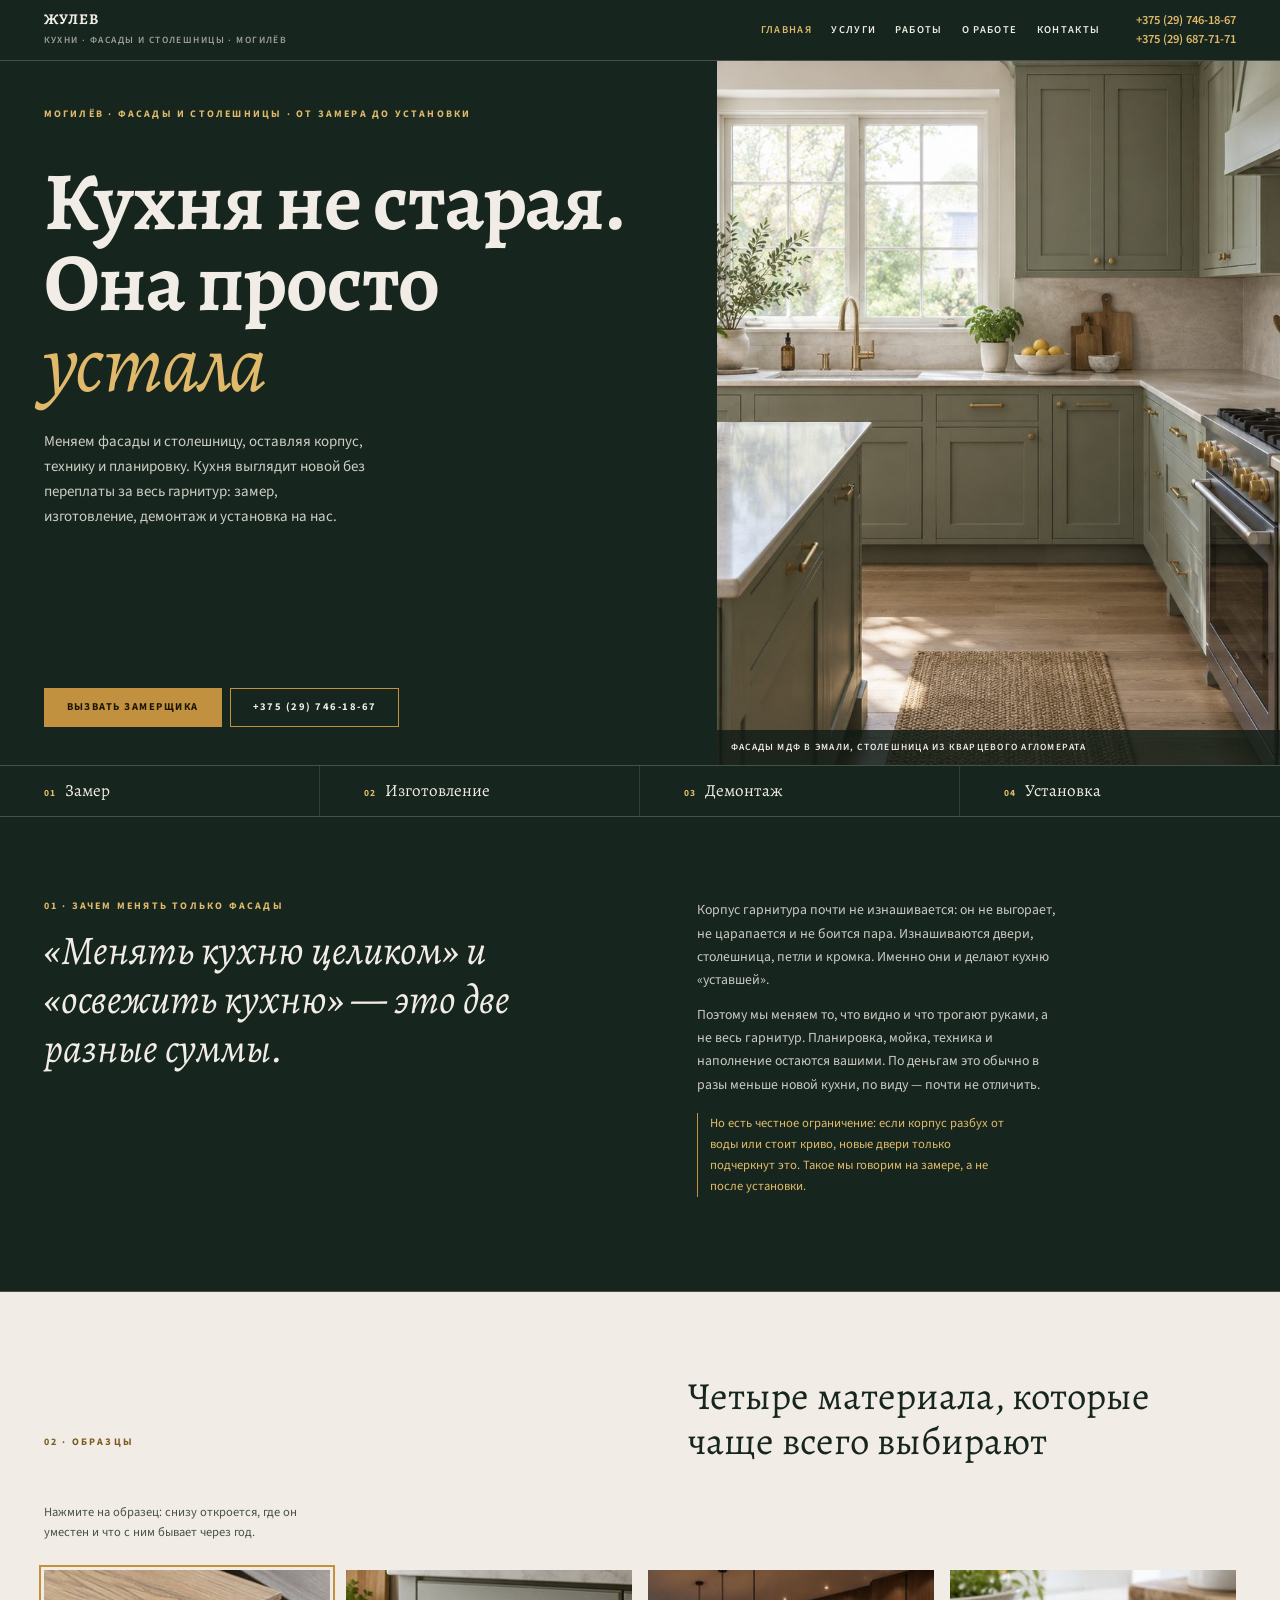
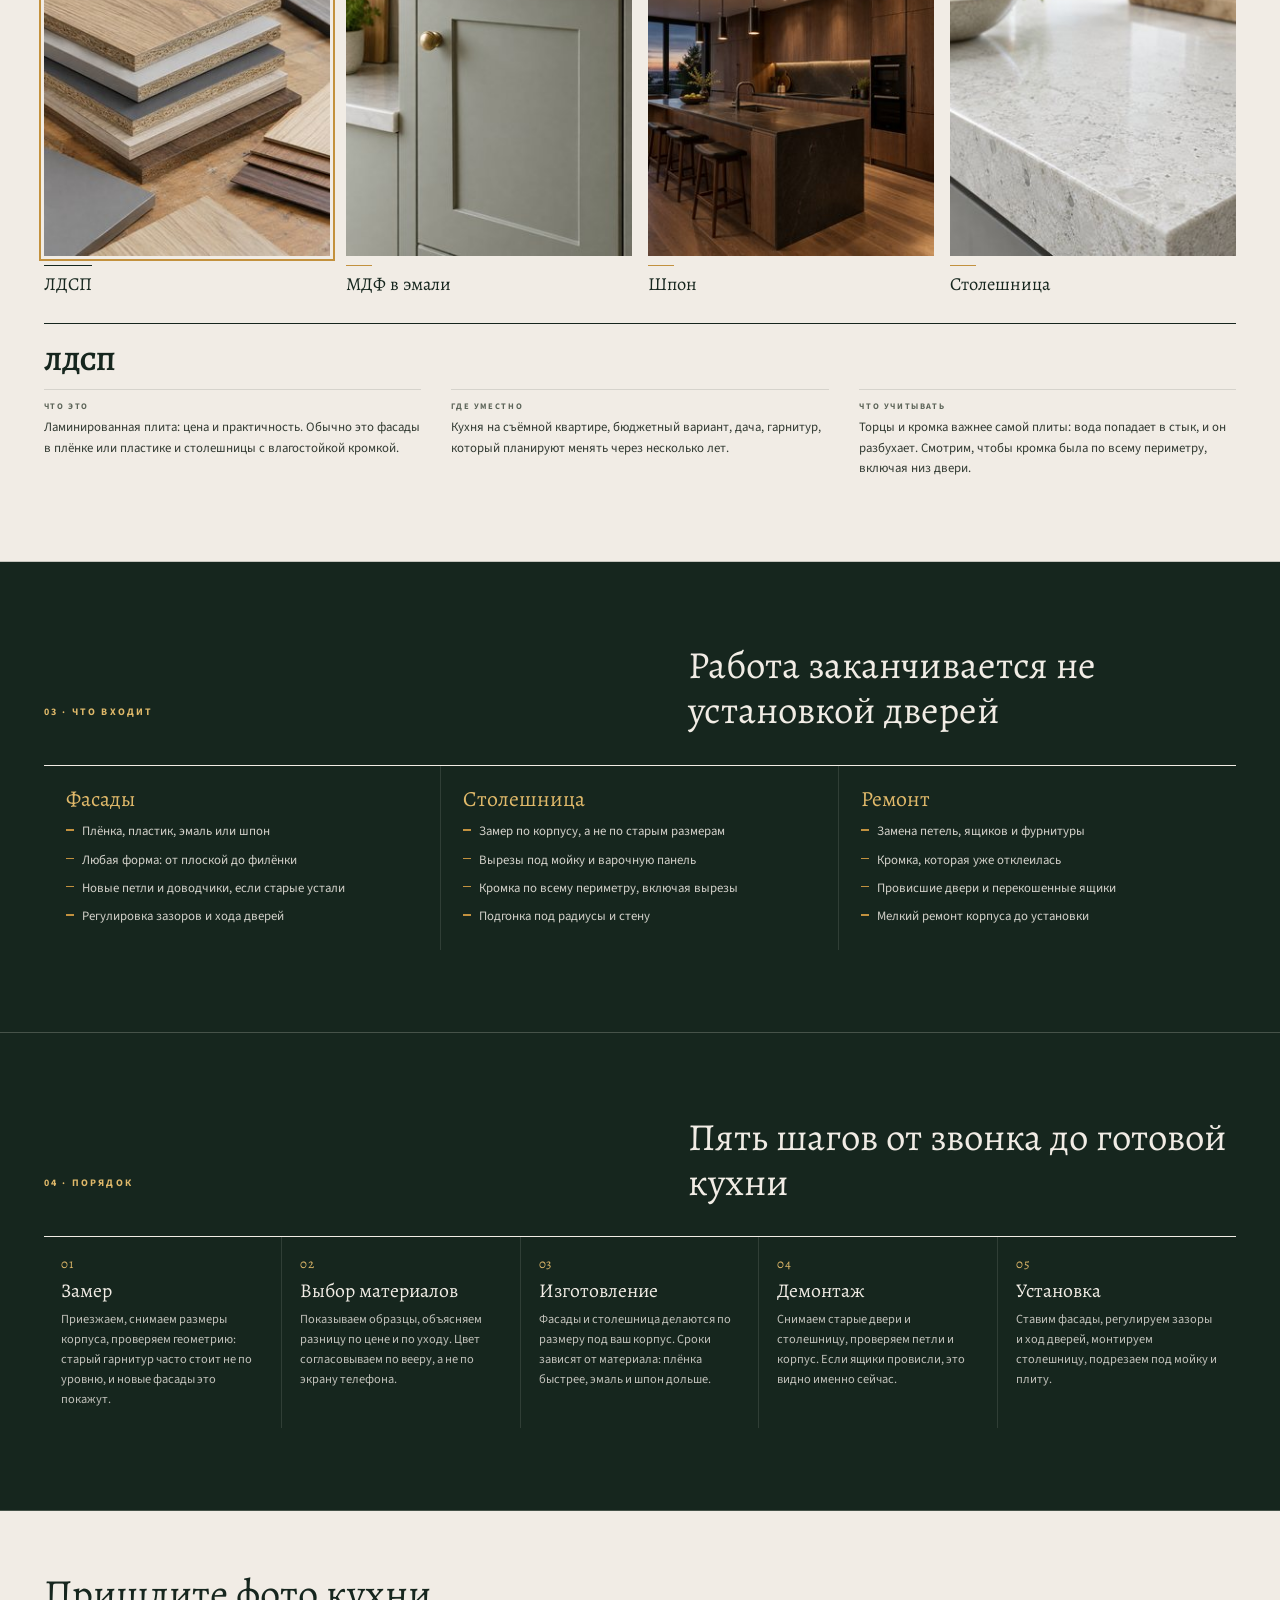
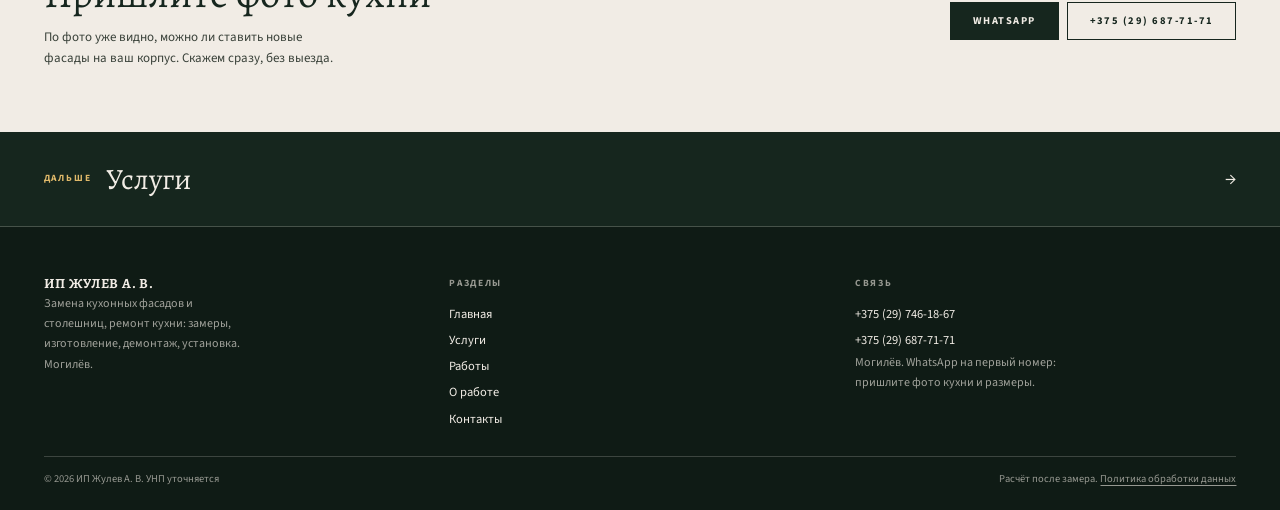
<file: index.html>
<!doctype html>
<html lang="ru">
<head>
<meta charset="utf-8">
<meta name="viewport" content="width=device-width, initial-scale=1">
<title>Замена кухонных фасадов и столешниц в Могилёве | ИП Жулев</title>
<meta name="description" content="Замена фасадов и столешницы вместо покупки новой кухни: замер, изготовление, демонтаж, установка. Материалы: ЛДСП, МДФ в эмали, шпон, кварц. Могилёв.">
<link rel="canonical" href="https://romjjjke.github.io/zhulev/index.html">
<meta property="og:type" content="website">
<meta property="og:title" content="Замена кухонных фасадов и столешниц в Могилёве | ИП Жулев">
<meta property="og:description" content="Замена фасадов и столешницы вместо покупки новой кухни: замер, изготовление, демонтаж, установка. Материалы: ЛДСП, МДФ в эмали, шпон, кварц. Могилёв.">
<meta property="og:locale" content="ru_BY">
<meta property="og:url" content="https://romjjjke.github.io/zhulev/index.html">
<meta name="theme-color" content="#16261E">
<link rel="icon" href="favicon.svg" type="image/svg+xml">
<link rel="preconnect" href="https://fonts.googleapis.com">
<link rel="preconnect" href="https://fonts.gstatic.com" crossorigin>
<link href="https://fonts.googleapis.com/css2?family=Alegreya:ital,wght@0,400;0,700;1,400;1,700&family=Source+Sans+3:wght@400;600;700&display=swap" rel="stylesheet">
<style>[hidden]{display:none!important}
*{box-sizing:border-box}
html{-webkit-text-size-adjust:100%;scroll-behavior:smooth}
body{margin:0;background:#16261E;color:#F1ECE5;font:400 16.5px/1.62 "Source Sans 3",Arial,sans-serif;-webkit-font-smoothing:antialiased}
img{display:block;max-width:100%;height:auto}
a{color:inherit;text-decoration:none}
h1,h2,h3,p,ul,ol,figure,dl,dd{ margin:0}
ul,ol{padding:0;list-style:none}
button{font:inherit}
.head{position:sticky;top:0;z-index:60;background:#16261E;border-bottom:1px solid rgba(241,236,229,.22)}
.head__row{display:flex;align-items:center;gap:18px;padding:12px clamp(15px,3.4vw,44px)}
.brand{font:700 15px/1 "Alegreya",Georgia,serif;letter-spacing:.08em;text-transform:uppercase}
.brand small{display:block;font:600 9.5px/1.7 "Source Sans 3",sans-serif;letter-spacing:.15em;text-transform:uppercase;color:rgba(241,236,229,.62);margin-top:5px}
.nav{display:flex;gap:19px;margin-left:auto;font:600 10.5px/1 "Source Sans 3",sans-serif;letter-spacing:.13em;text-transform:uppercase}
.head__tels{display:flex;flex-direction:column;gap:3px;margin-left:18px}
.head__tels a{font:600 12.5px/1.25 "Source Sans 3",sans-serif;color:#E0B96A;white-space:nowrap}
.burger{display:none;width:44px;height:38px;margin-left:auto;border:1px solid rgba(241,236,229,.5);background:transparent;cursor:pointer;padding:9px}
.burger span{display:block;height:1.5px;background:#F1ECE5;margin:4px 0}
.btn{display:inline-flex;align-items:center;justify-content:center;gap:8px;padding:13px 22px;border:1.5px solid #C2913F;background:transparent;color:#F1ECE5;font:700 10.5px/1 "Source Sans 3",sans-serif;letter-spacing:.14em;text-transform:uppercase;cursor:pointer;transition:.2s}
.btn--solid{background:#C2913F;border-color:#C2913F;color:#1A1503}
.wrap{padding-inline:clamp(15px,3.4vw,44px);max-width:1540px;margin:0 auto}
.drawer{position:fixed;inset:0;z-index:90;background:#0F1B15;color:#F1ECE5;overflow-y:auto;overscroll-behavior:contain}
.drawer__inner{padding:clamp(56px,9vw,82px) clamp(18px,5vw,52px) clamp(26px,5vw,44px);display:flex;flex-direction:column;gap:24px;min-height:100%}
.drawer__close{position:fixed;top:12px;right:12px;width:46px;height:46px;border:1px solid rgba(241,236,229,.45);background:transparent;color:#F1ECE5;font-size:25px;line-height:1;cursor:pointer}
.drawer__nav{display:flex;flex-direction:column}
.drawer__nav a{font:700 clamp(1.3rem,1rem + 2vw,1.95rem)/1.2 "Alegreya",Georgia,serif;padding:13px 0;border-bottom:1px solid rgba(241,236,229,.2)}
.drawer__meta{font-size:12.5px;line-height:1.85;color:rgba(241,236,229,.76);display:flex;flex-direction:column;gap:5px}
body.is-locked{overflow:hidden}
.foot{background:#0F1B15;color:#F1ECE5;padding:clamp(26px,4vw,48px) clamp(15px,3.4vw,44px) 22px}
.foot__grid{display:grid;grid-template-columns:repeat(3,minmax(0,1fr));gap:24px;max-width:1540px;margin:0 auto}
.foot__name{font:700 14px/1.3 "Alegreya",Georgia,serif;letter-spacing:.05em;text-transform:uppercase}
.foot__small{font-size:12px;line-height:1.7;color:rgba(241,236,229,.64);max-width:34ch}
.foot__h{font:700 9.5px/1.7 "Source Sans 3",sans-serif;letter-spacing:.18em;text-transform:uppercase;color:rgba(241,236,229,.6);margin-bottom:9px}
.foot__col a{display:block;font-size:12.5px;padding:3px 0}
.foot__bottom{display:flex;flex-wrap:wrap;gap:12px;justify-content:space-between;margin-top:24px;padding-top:13px;border-top:1px solid rgba(241,236,229,.2);font-size:10.5px;line-height:1.7;color:rgba(241,236,229,.6);max-width:1540px;margin-inline:auto}
@media (max-width:1180px){.nav{display:none}.burger{display:block}}
@media (max-width:1024px){.foot__grid{grid-template-columns:1fr 1fr}}
@media (max-width:640px){.head__tels{display:none}.foot__grid{grid-template-columns:1fr}}
</style>
<link rel="stylesheet" href="assets/css/style.v1.css">
<script type="application/ld+json">{"@context": "https://schema.org", "@type": "FurnitureStore", "name": "ИП Жулев Александр Владимирович", "description": "Замена кухонных фасадов, замена столешницы, ремонт кухни. Могилёв.", "telephone": "+375297461867", "address": {"@type": "PostalAddress", "addressLocality": "Могилёв", "addressCountry": "BY"}, "areaServed": {"@type": "City", "name": "Могилёв"}, "url": "https://romjjjke.github.io/zhulev/"}</script>
</head>
<body>
<header class="head">
  <div class="head__row">
    <a class="brand" href="index.html">Жулев<small>Кухни · фасады и столешницы · Могилёв</small></a>
    <nav class="nav" aria-label="Разделы"><a href="index.html" aria-current="page">Главная</a><a href="uslugi.html">Услуги</a><a href="raboty.html">Работы</a><a href="o-masterskoy.html">О работе</a><a href="kontakty.html">Контакты</a></nav>
    <div class="head__tels">
      <a href="tel:+375297461867">+375 (29) 746-18-67</a>
      <a href="tel:+375296877171">+375 (29) 687-71-71</a>
    </div>
    <button class="burger" id="burger" type="button" aria-expanded="false" aria-controls="drawer" aria-label="Меню"><span></span><span></span><span></span></button>
  </div>
</header>

<section class="hero">
  <div class="hero__body">
    <p class="eyebrow">Могилёв · фасады и столешницы · от замера до установки</p>
    <h1 class="hero__h1">Кухня не старая.<br>Она просто<br><em>устала</em></h1>
    <p class="hero__lead">Меняем фасады и столешницу, оставляя корпус, технику и планировку. Кухня выглядит новой без переплаты за весь гарнитур: замер, изготовление, демонтаж и установка на нас.</p>
    <div class="hero__actions">
      <a class="btn btn--solid" href="kontakty.html">Вызвать замерщика</a>
      <a class="btn" href="tel:+375297461867">+375 (29) 746-18-67</a>
    </div>
  </div>
  <figure class="hero__media">
    <img src="assets/img/kitchen.jpg" alt="Кухня с новыми крашеными фасадами" width="780" height="975" fetchpriority="high">
    <figcaption>Фасады МДФ в эмали, столешница из кварцевого агломерата</figcaption>
  </figure>
</section>

<nav class="spec-bar" aria-label="Этапы">
  <a href="uslugi.html"><span>01</span>Замер</a>
  <a href="uslugi.html"><span>02</span>Изготовление</a>
  <a href="uslugi.html"><span>03</span>Демонтаж</a>
  <a href="uslugi.html"><span>04</span>Установка</a>
</nav>

<section class="editorial">
  <div class="wrap editorial__grid">
    <div class="editorial__lead">
      <p class="eyebrow">01 · Зачем менять только фасады</p>
      <h2 class="editorial__q">«Менять кухню целиком» и «освежить кухню» — это две разные суммы.</h2>
    </div>
    <div class="editorial__copy">
      <p>Корпус гарнитура почти не изнашивается: он не выгорает, не царапается и не боится пара. Изнашиваются двери, столешница, петли и кромка. Именно они и делают кухню «уставшей».</p>
      <p>Поэтому мы меняем то, что видно и что трогают руками, а не весь гарнитур. Планировка, мойка, техника и наполнение остаются вашими. По деньгам это обычно в разы меньше новой кухни, по виду — почти не отличить.</p>
      <p class="editorial__note">Но есть честное ограничение: если корпус разбух от воды или стоит криво, новые двери только подчеркнут это. Такое мы говорим на замере, а не после установки.</p>
    </div>
  </div>
</section>

<section class="samples">
  <div class="wrap">
    <header class="samples__head">
      <p class="eyebrow">02 · Образцы</p>
      <h2 class="h2">Четыре материала, которые чаще всего выбирают</h2>
      <p class="samples__hint">Нажмите на образец: снизу откроется, где он уместен и что с ним бывает через год.</p>
    </header>
    <div class="samples__rail" role="tablist" aria-label="Материалы">
      <button class="sw is-on" type="button" role="tab" aria-selected="true" data-panel="lam"><img src="assets/img/sw-lam.jpg" alt="ЛДСП" width="300" height="300" loading="lazy"><span class="sw__name">ЛДСП</span></button><button class="sw" type="button" role="tab" aria-selected="false" data-panel="enamel"><img src="assets/img/sw-enamel.jpg" alt="МДФ в эмали" width="300" height="300" loading="lazy"><span class="sw__name">МДФ в эмали</span></button><button class="sw" type="button" role="tab" aria-selected="false" data-panel="veneer"><img src="assets/img/sw-veneer.jpg" alt="Шпон" width="300" height="300" loading="lazy"><span class="sw__name">Шпон</span></button><button class="sw" type="button" role="tab" aria-selected="false" data-panel="stone"><img src="assets/img/sw-stone.jpg" alt="Столешница" width="300" height="300" loading="lazy"><span class="sw__name">Столешница</span></button>
    </div>
    <div class="samples__panels">
      <div class="sample" data-panel="lam"><h3 class="sample__t">ЛДСП</h3><dl class="sample__dl"><div><dt>Что это</dt><dd>Ламинированная плита: цена и практичность. Обычно это фасады в плёнке или пластике и столешницы с влагостойкой кромкой.</dd></div><div><dt>Где уместно</dt><dd>Кухня на съёмной квартире, бюджетный вариант, дача, гарнитур, который планируют менять через несколько лет.</dd></div><div><dt>Что учитывать</dt><dd class="sample__warn">Торцы и кромка важнее самой плиты: вода попадает в стык, и он разбухает. Смотрим, чтобы кромка была по всему периметру, включая низ двери.</dd></div></dl></div><div class="sample is-hidden" data-panel="enamel"><h3 class="sample__t">МДФ в эмали</h3><dl class="sample__dl"><div><dt>Что это</dt><dd>Крашеный фасад: ровная поверхность, любой цвет по каталогу, форма двери от простой до филёнки.</dd></div><div><dt>Где уместно</dt><dd>Когда нужен конкретный цвет или классическая филёнка, и когда важна ремонтопригодность: царапину можно подкрасить.</dd></div><div><dt>Что учитывать</dt><dd class="sample__warn">Эмаль боится абразива и жёстких губок, а на матовых покрытиях заметны отпечатки. Стоит дороже плёнки и делается дольше.</dd></div></dl></div><div class="sample is-hidden" data-panel="veneer"><h3 class="sample__t">Шпон</h3><dl class="sample__dl"><div><dt>Что это</dt><dd>Натуральный срез дерева на основе: рисунок настоящий, и у каждой двери он свой.</dd></div><div><dt>Где уместно</dt><dd>Кухня в деревянном доме, интерьер с деревом и латунью, когда нужна текстура, а не ровный цвет.</dd></div><div><dt>Что учитывать</dt><dd class="sample__warn">Не любит постоянной влажности и прямого солнца: со временем тон гуляет. Рядом с мойкой и плитой лучше не шпонировать.</dd></div></dl></div><div class="sample is-hidden" data-panel="stone"><h3 class="sample__t">Столешница</h3><dl class="sample__dl"><div><dt>Что это</dt><dd>Кварцевый агломерат, акриловый камень или влагостойкая плита с кромкой. От этого зависит, как столешница переживёт мойку, нож и горячую кастрюлю.</dd></div><div><dt>Где уместно</dt><dd>Кварц и акрил там, где режут и готовят каждый день; плита с кромкой там, где важна цена.</dd></div><div><dt>Что учитывать</dt><dd class="sample__warn">Кварц не любит горячую посуду прямо с плиты: нужна подставка. Акрил можно заполировать, но он мягче. Плиту с кромкой нельзя мочить по стыку.</dd></div></dl></div>
    </div>
  </div>
</section>

<section class="incl">
  <div class="wrap">
    <header class="sec-head">
      <p class="eyebrow">03 · Что входит</p>
      <h2 class="h2">Работа заканчивается не установкой дверей</h2>
    </header>
    <div class="incl__grid">
      <div class="incl__col">
        <h3 class="incl__h">Фасады</h3>
        <ul><li>Плёнка, пластик, эмаль или шпон</li><li>Любая форма: от плоской до филёнки</li><li>Новые петли и доводчики, если старые устали</li><li>Регулировка зазоров и хода дверей</li></ul>
      </div>
      <div class="incl__col">
        <h3 class="incl__h">Столешница</h3>
        <ul><li>Замер по корпусу, а не по старым размерам</li><li>Вырезы под мойку и варочную панель</li><li>Кромка по всему периметру, включая вырезы</li><li>Подгонка под радиусы и стену</li></ul>
      </div>
      <div class="incl__col">
        <h3 class="incl__h">Ремонт</h3>
        <ul><li>Замена петель, ящиков и фурнитуры</li><li>Кромка, которая уже отклеилась</li><li>Провисшие двери и перекошенные ящики</li><li>Мелкий ремонт корпуса до установки</li></ul>
      </div>
    </div>
  </div>
</section>

<section class="steps">
  <div class="wrap">
    <header class="sec-head sec-head--dark">
      <p class="eyebrow">04 · Порядок</p>
      <h2 class="h2 h2--paper">Пять шагов от звонка до готовой кухни</h2>
    </header>
    <ol class="steps__row">
      <li><span class="steps__n">01</span><b>Замер</b><p>Приезжаем, снимаем размеры корпуса, проверяем геометрию: старый гарнитур часто стоит не по уровню, и новые фасады это покажут.</p></li><li><span class="steps__n">02</span><b>Выбор материалов</b><p>Показываем образцы, объясняем разницу по цене и по уходу. Цвет согласовываем по вееру, а не по экрану телефона.</p></li><li><span class="steps__n">03</span><b>Изготовление</b><p>Фасады и столешница делаются по размеру под ваш корпус. Сроки зависят от материала: плёнка быстрее, эмаль и шпон дольше.</p></li><li><span class="steps__n">04</span><b>Демонтаж</b><p>Снимаем старые двери и столешницу, проверяем петли и корпус. Если ящики провисли, это видно именно сейчас.</p></li><li><span class="steps__n">05</span><b>Установка</b><p>Ставим фасады, регулируем зазоры и ход дверей, монтируем столешницу, подрезаем под мойку и плиту.</p></li>
    </ol>
  </div>
</section>

<section class="cta">
  <div class="wrap cta__in">
    <div>
      <h2 class="cta__h">Пришлите фото кухни</h2>
      <p class="cta__text">По фото уже видно, можно ли ставить новые фасады на ваш корпус. Скажем сразу, без выезда.</p>
    </div>
    <div class="cta__actions">
      <a class="btn btn--solid" href="https://wa.me/375297461867" target="_blank" rel="noopener">WhatsApp</a>
      <a class="btn" href="tel:+375296877171">+375 (29) 687-71-71</a>
    </div>
  </div>
</section>
  <section class="next">
    <a class="next__link" href="uslugi.html">
      <span class="next__label">Дальше</span>
      <span class="next__title">Услуги</span>
      <span class="next__arrow" aria-hidden="true">→</span>
    </a>
  </section>
</main>
<footer class="foot">
  <div class="foot__grid">
    <div class="foot__col">
      <p class="foot__name">ИП Жулев А. В.</p>
      <p class="foot__small">Замена кухонных фасадов и столешниц, ремонт кухни: замеры, изготовление, демонтаж, установка. Могилёв.</p>
    </div>
    <div class="foot__col">
      <p class="foot__h">Разделы</p>
      <a href="index.html">Главная</a><a href="uslugi.html">Услуги</a><a href="raboty.html">Работы</a><a href="o-masterskoy.html">О работе</a><a href="kontakty.html">Контакты</a>
    </div>
    <div class="foot__col">
      <p class="foot__h">Связь</p>
      <a href="tel:+375297461867">+375 (29) 746-18-67</a>
      <a href="tel:+375296877171">+375 (29) 687-71-71</a>
      <p class="foot__small">Могилёв. WhatsApp на первый номер: пришлите фото кухни и размеры.</p>
    </div>
  </div>
  <div class="foot__bottom">
    <p>© <span id="year">2026</span> ИП Жулев А. В. УНП уточняется</p>
    <p>Расчёт после замера. <a href="politika.html">Политика обработки данных</a></p>
  </div>
</footer>
<div class="drawer" id="drawer" hidden>
  <div class="drawer__inner">
    <button class="drawer__close" type="button" id="drawer-close" aria-label="Закрыть меню">×</button>
    <nav class="drawer__nav" aria-label="Мобильная навигация"><a href="index.html" aria-current="page">Главная</a><a href="uslugi.html">Услуги</a><a href="raboty.html">Работы</a><a href="o-masterskoy.html">О работе</a><a href="kontakty.html">Контакты</a></nav>
    <div class="drawer__meta">
      <a href="tel:+375297461867">+375 (29) 746-18-67</a>
      <a href="tel:+375296877171">+375 (29) 687-71-71</a>
      <p>Могилёв</p>
      <p>Замена кухонных фасадов, столешниц, ремонт. От замеров до установки.</p>
    </div>
  </div>
</div>
<script src="assets/js/main.v1.js" defer></script>
</body>
</html>
</file>
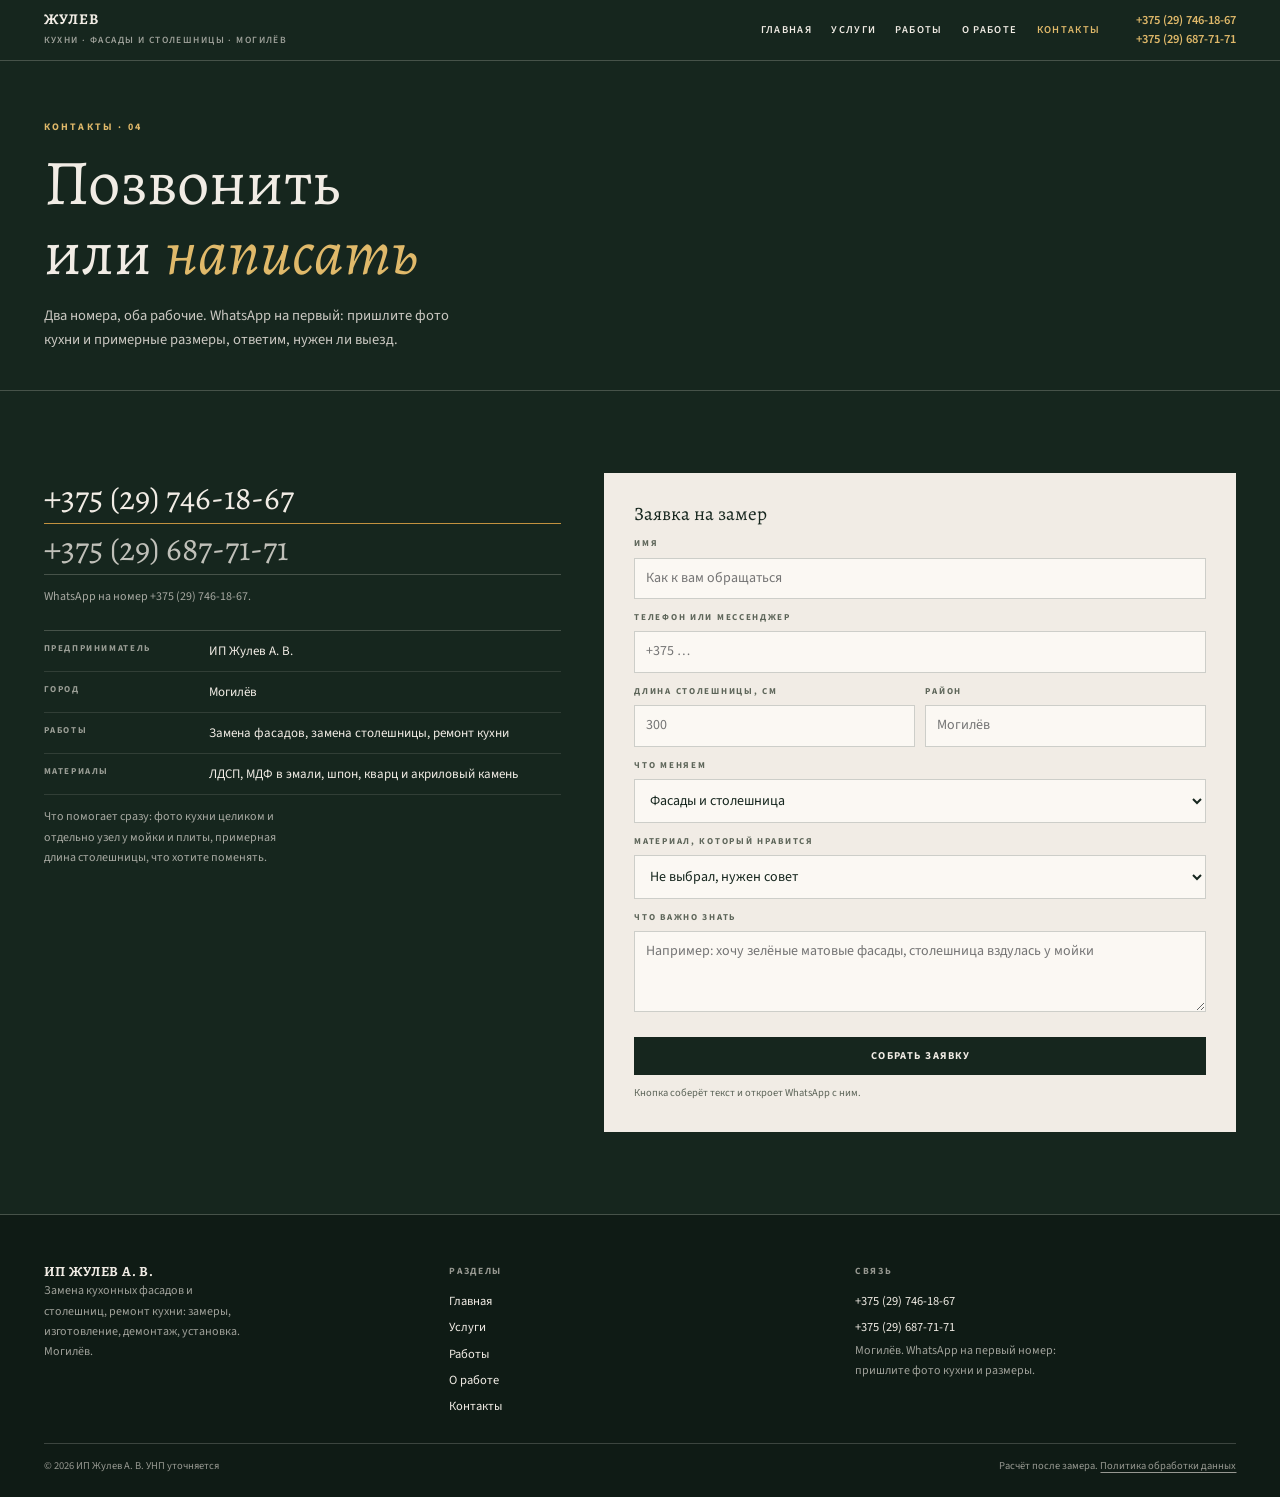
<file: kontakty.html>
<!doctype html>
<html lang="ru">
<head>
<meta charset="utf-8">
<meta name="viewport" content="width=device-width, initial-scale=1">
<title>Контакты: +375 (29) 746-18-67 | ИП Жулев, Могилёв</title>
<meta name="description" content="Телефоны +375 (29) 746-18-67 и +375 (29) 687-71-71. Могилёв. Заявка на замер кухни.">
<link rel="canonical" href="https://romjjjke.github.io/zhulev/kontakty.html">
<meta property="og:type" content="website">
<meta property="og:title" content="Контакты: +375 (29) 746-18-67 | ИП Жулев, Могилёв">
<meta property="og:description" content="Телефоны +375 (29) 746-18-67 и +375 (29) 687-71-71. Могилёв. Заявка на замер кухни.">
<meta property="og:locale" content="ru_BY">
<meta property="og:url" content="https://romjjjke.github.io/zhulev/kontakty.html">
<meta name="theme-color" content="#16261E">
<link rel="icon" href="favicon.svg" type="image/svg+xml">
<link rel="preconnect" href="https://fonts.googleapis.com">
<link rel="preconnect" href="https://fonts.gstatic.com" crossorigin>
<link href="https://fonts.googleapis.com/css2?family=Alegreya:ital,wght@0,400;0,700;1,400;1,700&family=Source+Sans+3:wght@400;600;700&display=swap" rel="stylesheet">
<style>[hidden]{display:none!important}
*{box-sizing:border-box}
html{-webkit-text-size-adjust:100%;scroll-behavior:smooth}
body{margin:0;background:#16261E;color:#F1ECE5;font:400 16.5px/1.62 "Source Sans 3",Arial,sans-serif;-webkit-font-smoothing:antialiased}
img{display:block;max-width:100%;height:auto}
a{color:inherit;text-decoration:none}
h1,h2,h3,p,ul,ol,figure,dl,dd{ margin:0}
ul,ol{padding:0;list-style:none}
button{font:inherit}
.head{position:sticky;top:0;z-index:60;background:#16261E;border-bottom:1px solid rgba(241,236,229,.22)}
.head__row{display:flex;align-items:center;gap:18px;padding:12px clamp(15px,3.4vw,44px)}
.brand{font:700 15px/1 "Alegreya",Georgia,serif;letter-spacing:.08em;text-transform:uppercase}
.brand small{display:block;font:600 9.5px/1.7 "Source Sans 3",sans-serif;letter-spacing:.15em;text-transform:uppercase;color:rgba(241,236,229,.62);margin-top:5px}
.nav{display:flex;gap:19px;margin-left:auto;font:600 10.5px/1 "Source Sans 3",sans-serif;letter-spacing:.13em;text-transform:uppercase}
.head__tels{display:flex;flex-direction:column;gap:3px;margin-left:18px}
.head__tels a{font:600 12.5px/1.25 "Source Sans 3",sans-serif;color:#E0B96A;white-space:nowrap}
.burger{display:none;width:44px;height:38px;margin-left:auto;border:1px solid rgba(241,236,229,.5);background:transparent;cursor:pointer;padding:9px}
.burger span{display:block;height:1.5px;background:#F1ECE5;margin:4px 0}
.btn{display:inline-flex;align-items:center;justify-content:center;gap:8px;padding:13px 22px;border:1.5px solid #C2913F;background:transparent;color:#F1ECE5;font:700 10.5px/1 "Source Sans 3",sans-serif;letter-spacing:.14em;text-transform:uppercase;cursor:pointer;transition:.2s}
.btn--solid{background:#C2913F;border-color:#C2913F;color:#1A1503}
.wrap{padding-inline:clamp(15px,3.4vw,44px);max-width:1540px;margin:0 auto}
.drawer{position:fixed;inset:0;z-index:90;background:#0F1B15;color:#F1ECE5;overflow-y:auto;overscroll-behavior:contain}
.drawer__inner{padding:clamp(56px,9vw,82px) clamp(18px,5vw,52px) clamp(26px,5vw,44px);display:flex;flex-direction:column;gap:24px;min-height:100%}
.drawer__close{position:fixed;top:12px;right:12px;width:46px;height:46px;border:1px solid rgba(241,236,229,.45);background:transparent;color:#F1ECE5;font-size:25px;line-height:1;cursor:pointer}
.drawer__nav{display:flex;flex-direction:column}
.drawer__nav a{font:700 clamp(1.3rem,1rem + 2vw,1.95rem)/1.2 "Alegreya",Georgia,serif;padding:13px 0;border-bottom:1px solid rgba(241,236,229,.2)}
.drawer__meta{font-size:12.5px;line-height:1.85;color:rgba(241,236,229,.76);display:flex;flex-direction:column;gap:5px}
body.is-locked{overflow:hidden}
.foot{background:#0F1B15;color:#F1ECE5;padding:clamp(26px,4vw,48px) clamp(15px,3.4vw,44px) 22px}
.foot__grid{display:grid;grid-template-columns:repeat(3,minmax(0,1fr));gap:24px;max-width:1540px;margin:0 auto}
.foot__name{font:700 14px/1.3 "Alegreya",Georgia,serif;letter-spacing:.05em;text-transform:uppercase}
.foot__small{font-size:12px;line-height:1.7;color:rgba(241,236,229,.64);max-width:34ch}
.foot__h{font:700 9.5px/1.7 "Source Sans 3",sans-serif;letter-spacing:.18em;text-transform:uppercase;color:rgba(241,236,229,.6);margin-bottom:9px}
.foot__col a{display:block;font-size:12.5px;padding:3px 0}
.foot__bottom{display:flex;flex-wrap:wrap;gap:12px;justify-content:space-between;margin-top:24px;padding-top:13px;border-top:1px solid rgba(241,236,229,.2);font-size:10.5px;line-height:1.7;color:rgba(241,236,229,.6);max-width:1540px;margin-inline:auto}
@media (max-width:1180px){.nav{display:none}.burger{display:block}}
@media (max-width:1024px){.foot__grid{grid-template-columns:1fr 1fr}}
@media (max-width:640px){.head__tels{display:none}.foot__grid{grid-template-columns:1fr}}
</style>
<link rel="stylesheet" href="assets/css/style.v1.css">
<script type="application/ld+json">{"@context": "https://schema.org", "@type": "FurnitureStore", "name": "ИП Жулев Александр Владимирович", "description": "Замена кухонных фасадов, замена столешницы, ремонт кухни. Могилёв.", "telephone": "+375297461867", "address": {"@type": "PostalAddress", "addressLocality": "Могилёв", "addressCountry": "BY"}, "areaServed": {"@type": "City", "name": "Могилёв"}, "url": "https://romjjjke.github.io/zhulev/"}</script>
</head>
<body>
<header class="head">
  <div class="head__row">
    <a class="brand" href="index.html">Жулев<small>Кухни · фасады и столешницы · Могилёв</small></a>
    <nav class="nav" aria-label="Разделы"><a href="index.html">Главная</a><a href="uslugi.html">Услуги</a><a href="raboty.html">Работы</a><a href="o-masterskoy.html">О работе</a><a href="kontakty.html" aria-current="page">Контакты</a></nav>
    <div class="head__tels">
      <a href="tel:+375297461867">+375 (29) 746-18-67</a>
      <a href="tel:+375296877171">+375 (29) 687-71-71</a>
    </div>
    <button class="burger" id="burger" type="button" aria-expanded="false" aria-controls="drawer" aria-label="Меню"><span></span><span></span><span></span></button>
  </div>
</header>

<section class="phead">
  <div class="wrap">
    <p class="eyebrow">Контакты · 04</p>
    <h1 class="h1">Позвонить<br>или <em>написать</em></h1>
    <p class="phead__lead">Два номера, оба рабочие. WhatsApp на первый: пришлите фото кухни и примерные размеры, ответим, нужен ли выезд.</p>
  </div>
</section>

<section class="contact">
  <div class="wrap contact__grid">
    <div class="contact__side">
      <a class="contact__tel" href="tel:+375297461867">+375 (29) 746-18-67</a>
      <a class="contact__tel contact__tel--second" href="tel:+375296877171">+375 (29) 687-71-71</a>
      <p class="contact__note">WhatsApp на номер +375 (29) 746-18-67.</p>
      <dl class="defs">
        <div><dt>Предприниматель</dt><dd>ИП Жулев А. В.</dd></div>
        <div><dt>Город</dt><dd>Могилёв</dd></div>
        <div><dt>Работы</dt><dd>Замена фасадов, замена столешницы, ремонт кухни</dd></div>
        <div><dt>Материалы</dt><dd>ЛДСП, МДФ в эмали, шпон, кварц и акриловый камень</dd></div>
      </dl>
      <p class="contact__note">Что помогает сразу: фото кухни целиком и отдельно узел у мойки и плиты, примерная длина столешницы, что хотите поменять.</p>
    </div>
    <form class="form" id="lead-form" novalidate>
      <p class="form__title">Заявка на замер</p>
      <label for="f-name">Имя</label>
      <input id="f-name" name="name" required autocomplete="name" placeholder="Как к вам обращаться">
      <label for="f-contact">Телефон или мессенджер</label>
      <input id="f-contact" name="contact" required placeholder="+375 …">
      <div class="form__row">
        <div><label for="f-len">Длина столешницы, см</label><input id="f-len" name="len" type="number" min="0" placeholder="300"></div>
        <div><label for="f-place">Район</label><input id="f-place" name="place" placeholder="Могилёв"></div>
      </div>
      <label for="f-what">Что меняем</label>
      <select id="f-what" name="what">
        <option>Фасады и столешница</option>
        <option>Только фасады</option>
        <option>Только столешница</option>
        <option>Ремонт и регулировка</option>
        <option>Пока не знаю, нужен совет</option>
      </select>
      <label for="f-mat">Материал, который нравится</label>
      <select id="f-mat" name="mat">
        <option>Не выбрал, нужен совет</option>
        <option>ЛДСП и плёнка</option>
        <option>МДФ в эмали</option>
        <option>Шпон</option>
        <option>Кварц / акриловый камень</option>
      </select>
      <label for="f-note">Что важно знать</label>
      <textarea id="f-note" name="note" rows="3" placeholder="Например: хочу зелёные матовые фасады, столешница вздулась у мойки"></textarea>
      <button class="btn btn--solid form__btn" type="submit">Собрать заявку</button>
      <p class="form__note">Кнопка соберёт текст и откроет WhatsApp с ним.</p>
      <div class="form__ok" id="form-ok" hidden>
        <p class="form__ok-title">Заявка готова</p>
        <pre id="order-text"></pre>
        <div class="form__ok-actions">
          <a class="btn btn--solid" id="order-send" href="https://wa.me/375297461867" target="_blank" rel="noopener">Открыть WhatsApp</a>
          <button class="btn" type="button" id="order-copy">Скопировать</button>
        </div>
      </div>
    </form>
  </div>
</section>
</main>
<footer class="foot">
  <div class="foot__grid">
    <div class="foot__col">
      <p class="foot__name">ИП Жулев А. В.</p>
      <p class="foot__small">Замена кухонных фасадов и столешниц, ремонт кухни: замеры, изготовление, демонтаж, установка. Могилёв.</p>
    </div>
    <div class="foot__col">
      <p class="foot__h">Разделы</p>
      <a href="index.html">Главная</a><a href="uslugi.html">Услуги</a><a href="raboty.html">Работы</a><a href="o-masterskoy.html">О работе</a><a href="kontakty.html">Контакты</a>
    </div>
    <div class="foot__col">
      <p class="foot__h">Связь</p>
      <a href="tel:+375297461867">+375 (29) 746-18-67</a>
      <a href="tel:+375296877171">+375 (29) 687-71-71</a>
      <p class="foot__small">Могилёв. WhatsApp на первый номер: пришлите фото кухни и размеры.</p>
    </div>
  </div>
  <div class="foot__bottom">
    <p>© <span id="year">2026</span> ИП Жулев А. В. УНП уточняется</p>
    <p>Расчёт после замера. <a href="politika.html">Политика обработки данных</a></p>
  </div>
</footer>
<div class="drawer" id="drawer" hidden>
  <div class="drawer__inner">
    <button class="drawer__close" type="button" id="drawer-close" aria-label="Закрыть меню">×</button>
    <nav class="drawer__nav" aria-label="Мобильная навигация"><a href="index.html">Главная</a><a href="uslugi.html">Услуги</a><a href="raboty.html">Работы</a><a href="o-masterskoy.html">О работе</a><a href="kontakty.html" aria-current="page">Контакты</a></nav>
    <div class="drawer__meta">
      <a href="tel:+375297461867">+375 (29) 746-18-67</a>
      <a href="tel:+375296877171">+375 (29) 687-71-71</a>
      <p>Могилёв</p>
      <p>Замена кухонных фасадов, столешниц, ремонт. От замеров до установки.</p>
    </div>
  </div>
</div>
<script src="assets/js/main.v1.js" defer></script>
</body>
</html>
</file>
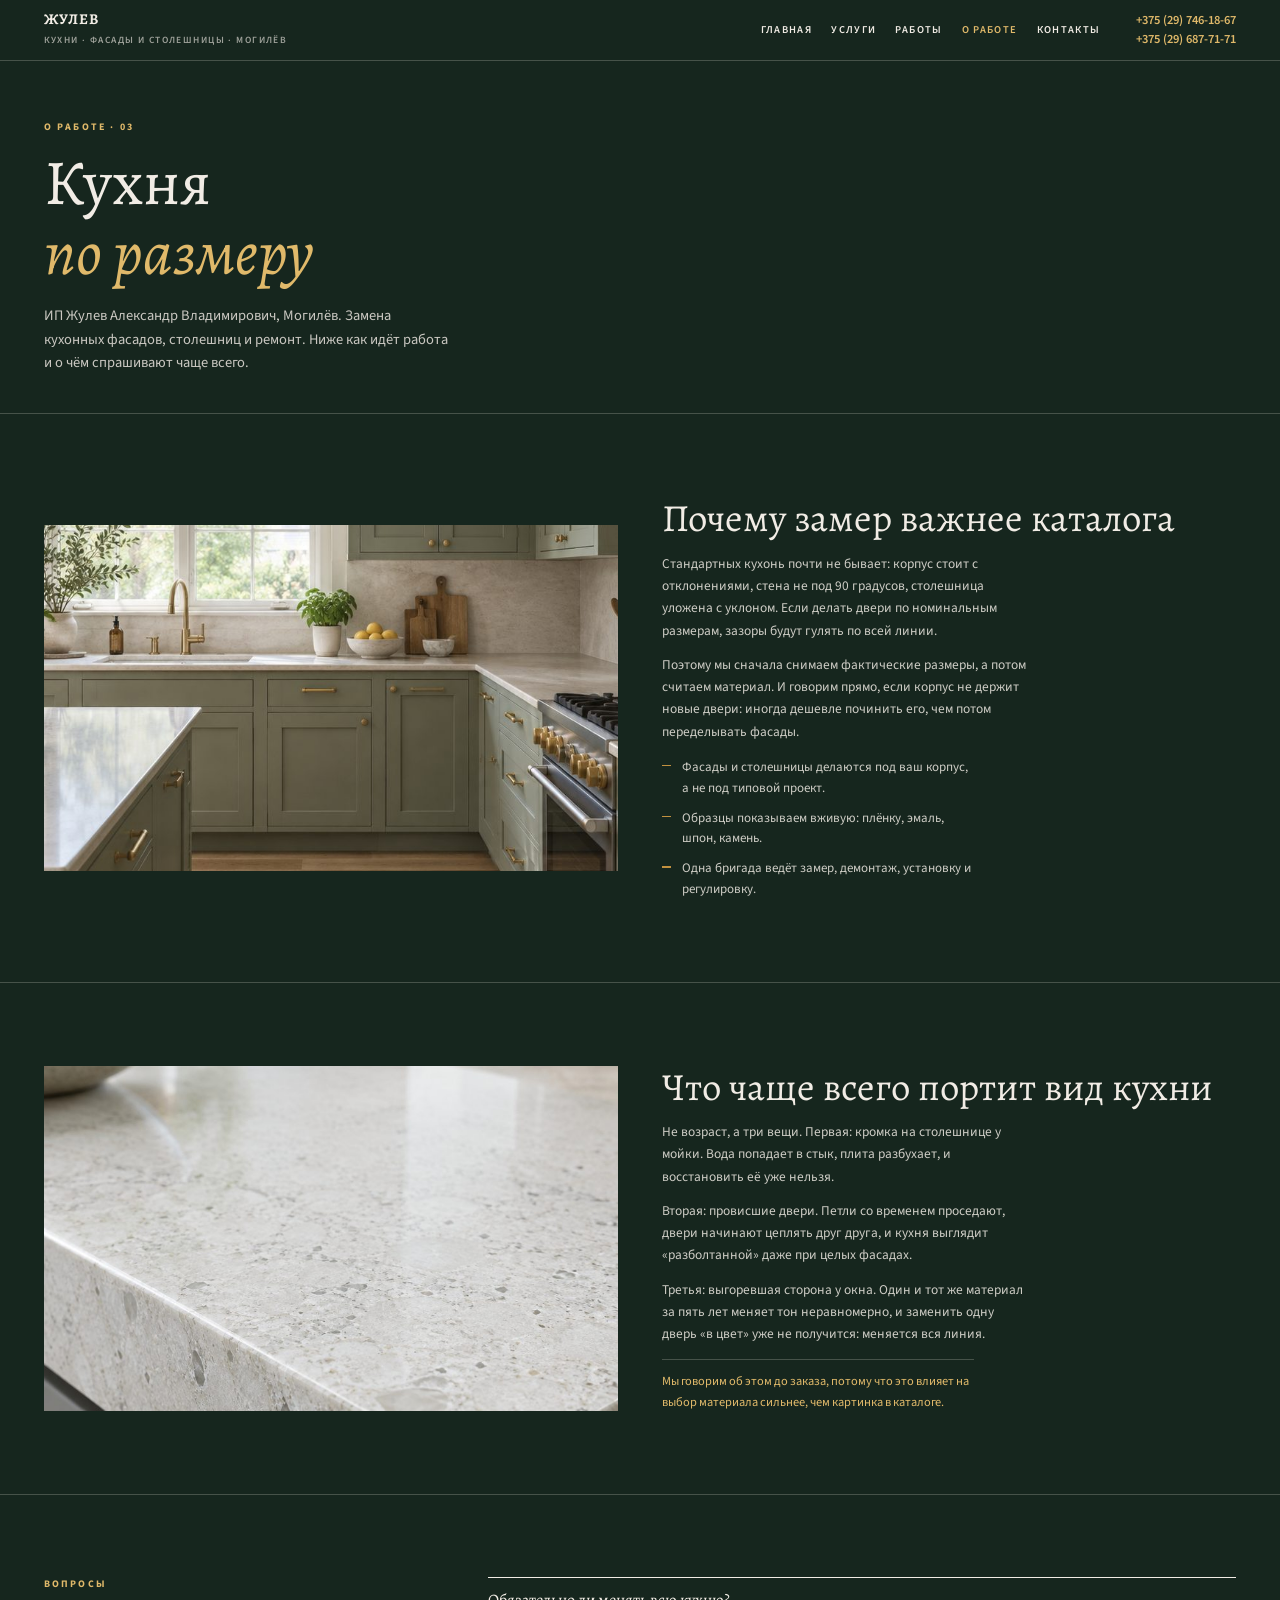
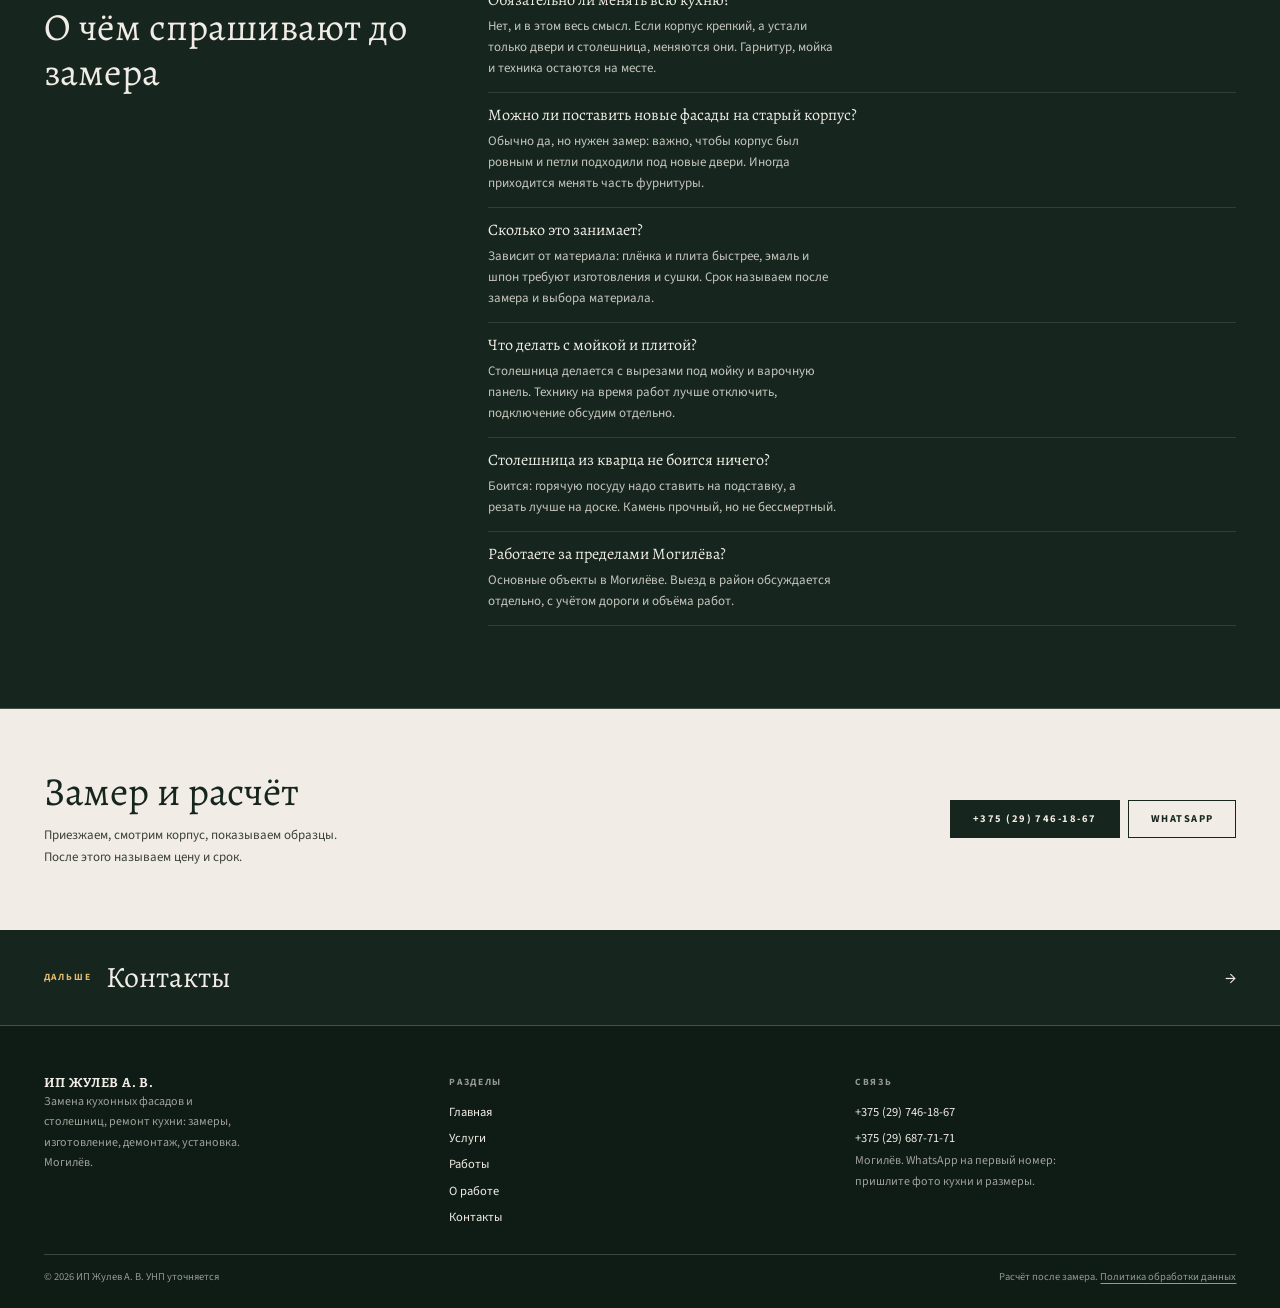
<file: o-masterskoy.html>
<!doctype html>
<html lang="ru">
<head>
<meta charset="utf-8">
<meta name="viewport" content="width=device-width, initial-scale=1">
<title>О работе: замер, материалы, узлы | ИП Жулев, Могилёв</title>
<meta name="description" content="ИП Жулев А. В., Могилёв. Почему замер важнее каталога, что портит вид кухни, ответы на частые вопросы.">
<link rel="canonical" href="https://romjjjke.github.io/zhulev/o-masterskoy.html">
<meta property="og:type" content="website">
<meta property="og:title" content="О работе: замер, материалы, узлы | ИП Жулев, Могилёв">
<meta property="og:description" content="ИП Жулев А. В., Могилёв. Почему замер важнее каталога, что портит вид кухни, ответы на частые вопросы.">
<meta property="og:locale" content="ru_BY">
<meta property="og:url" content="https://romjjjke.github.io/zhulev/o-masterskoy.html">
<meta name="theme-color" content="#16261E">
<link rel="icon" href="favicon.svg" type="image/svg+xml">
<link rel="preconnect" href="https://fonts.googleapis.com">
<link rel="preconnect" href="https://fonts.gstatic.com" crossorigin>
<link href="https://fonts.googleapis.com/css2?family=Alegreya:ital,wght@0,400;0,700;1,400;1,700&family=Source+Sans+3:wght@400;600;700&display=swap" rel="stylesheet">
<style>[hidden]{display:none!important}
*{box-sizing:border-box}
html{-webkit-text-size-adjust:100%;scroll-behavior:smooth}
body{margin:0;background:#16261E;color:#F1ECE5;font:400 16.5px/1.62 "Source Sans 3",Arial,sans-serif;-webkit-font-smoothing:antialiased}
img{display:block;max-width:100%;height:auto}
a{color:inherit;text-decoration:none}
h1,h2,h3,p,ul,ol,figure,dl,dd{ margin:0}
ul,ol{padding:0;list-style:none}
button{font:inherit}
.head{position:sticky;top:0;z-index:60;background:#16261E;border-bottom:1px solid rgba(241,236,229,.22)}
.head__row{display:flex;align-items:center;gap:18px;padding:12px clamp(15px,3.4vw,44px)}
.brand{font:700 15px/1 "Alegreya",Georgia,serif;letter-spacing:.08em;text-transform:uppercase}
.brand small{display:block;font:600 9.5px/1.7 "Source Sans 3",sans-serif;letter-spacing:.15em;text-transform:uppercase;color:rgba(241,236,229,.62);margin-top:5px}
.nav{display:flex;gap:19px;margin-left:auto;font:600 10.5px/1 "Source Sans 3",sans-serif;letter-spacing:.13em;text-transform:uppercase}
.head__tels{display:flex;flex-direction:column;gap:3px;margin-left:18px}
.head__tels a{font:600 12.5px/1.25 "Source Sans 3",sans-serif;color:#E0B96A;white-space:nowrap}
.burger{display:none;width:44px;height:38px;margin-left:auto;border:1px solid rgba(241,236,229,.5);background:transparent;cursor:pointer;padding:9px}
.burger span{display:block;height:1.5px;background:#F1ECE5;margin:4px 0}
.btn{display:inline-flex;align-items:center;justify-content:center;gap:8px;padding:13px 22px;border:1.5px solid #C2913F;background:transparent;color:#F1ECE5;font:700 10.5px/1 "Source Sans 3",sans-serif;letter-spacing:.14em;text-transform:uppercase;cursor:pointer;transition:.2s}
.btn--solid{background:#C2913F;border-color:#C2913F;color:#1A1503}
.wrap{padding-inline:clamp(15px,3.4vw,44px);max-width:1540px;margin:0 auto}
.drawer{position:fixed;inset:0;z-index:90;background:#0F1B15;color:#F1ECE5;overflow-y:auto;overscroll-behavior:contain}
.drawer__inner{padding:clamp(56px,9vw,82px) clamp(18px,5vw,52px) clamp(26px,5vw,44px);display:flex;flex-direction:column;gap:24px;min-height:100%}
.drawer__close{position:fixed;top:12px;right:12px;width:46px;height:46px;border:1px solid rgba(241,236,229,.45);background:transparent;color:#F1ECE5;font-size:25px;line-height:1;cursor:pointer}
.drawer__nav{display:flex;flex-direction:column}
.drawer__nav a{font:700 clamp(1.3rem,1rem + 2vw,1.95rem)/1.2 "Alegreya",Georgia,serif;padding:13px 0;border-bottom:1px solid rgba(241,236,229,.2)}
.drawer__meta{font-size:12.5px;line-height:1.85;color:rgba(241,236,229,.76);display:flex;flex-direction:column;gap:5px}
body.is-locked{overflow:hidden}
.foot{background:#0F1B15;color:#F1ECE5;padding:clamp(26px,4vw,48px) clamp(15px,3.4vw,44px) 22px}
.foot__grid{display:grid;grid-template-columns:repeat(3,minmax(0,1fr));gap:24px;max-width:1540px;margin:0 auto}
.foot__name{font:700 14px/1.3 "Alegreya",Georgia,serif;letter-spacing:.05em;text-transform:uppercase}
.foot__small{font-size:12px;line-height:1.7;color:rgba(241,236,229,.64);max-width:34ch}
.foot__h{font:700 9.5px/1.7 "Source Sans 3",sans-serif;letter-spacing:.18em;text-transform:uppercase;color:rgba(241,236,229,.6);margin-bottom:9px}
.foot__col a{display:block;font-size:12.5px;padding:3px 0}
.foot__bottom{display:flex;flex-wrap:wrap;gap:12px;justify-content:space-between;margin-top:24px;padding-top:13px;border-top:1px solid rgba(241,236,229,.2);font-size:10.5px;line-height:1.7;color:rgba(241,236,229,.6);max-width:1540px;margin-inline:auto}
@media (max-width:1180px){.nav{display:none}.burger{display:block}}
@media (max-width:1024px){.foot__grid{grid-template-columns:1fr 1fr}}
@media (max-width:640px){.head__tels{display:none}.foot__grid{grid-template-columns:1fr}}
</style>
<link rel="stylesheet" href="assets/css/style.v1.css">
<script type="application/ld+json">{"@context": "https://schema.org", "@type": "FurnitureStore", "name": "ИП Жулев Александр Владимирович", "description": "Замена кухонных фасадов, замена столешницы, ремонт кухни. Могилёв.", "telephone": "+375297461867", "address": {"@type": "PostalAddress", "addressLocality": "Могилёв", "addressCountry": "BY"}, "areaServed": {"@type": "City", "name": "Могилёв"}, "url": "https://romjjjke.github.io/zhulev/"}</script>
</head>
<body>
<header class="head">
  <div class="head__row">
    <a class="brand" href="index.html">Жулев<small>Кухни · фасады и столешницы · Могилёв</small></a>
    <nav class="nav" aria-label="Разделы"><a href="index.html">Главная</a><a href="uslugi.html">Услуги</a><a href="raboty.html">Работы</a><a href="o-masterskoy.html" aria-current="page">О работе</a><a href="kontakty.html">Контакты</a></nav>
    <div class="head__tels">
      <a href="tel:+375297461867">+375 (29) 746-18-67</a>
      <a href="tel:+375296877171">+375 (29) 687-71-71</a>
    </div>
    <button class="burger" id="burger" type="button" aria-expanded="false" aria-controls="drawer" aria-label="Меню"><span></span><span></span><span></span></button>
  </div>
</header>

<section class="phead">
  <div class="wrap">
    <p class="eyebrow">О работе · 03</p>
    <h1 class="h1">Кухня<br><em>по размеру</em></h1>
    <p class="phead__lead">ИП Жулев Александр Владимирович, Могилёв. Замена кухонных фасадов, столешниц и ремонт. Ниже как идёт работа и о чём спрашивают чаще всего.</p>
  </div>
</section>

<section class="duo">
  <div class="wrap duo__grid">
    <figure class="duo__fig"><img src="assets/img/kitchen.jpg" alt="Кухня после замены фасадов" width="780" height="975" loading="lazy"></figure>
    <div class="duo__copy">
      <h2 class="h2">Почему замер важнее каталога</h2>
      <p>Стандартных кухонь почти не бывает: корпус стоит с отклонениями, стена не под 90 градусов, столешница уложена с уклоном. Если делать двери по номинальным размерам, зазоры будут гулять по всей линии.</p>
      <p>Поэтому мы сначала снимаем фактические размеры, а потом считаем материал. И говорим прямо, если корпус не держит новые двери: иногда дешевле починить его, чем потом переделывать фасады.</p>
      <ul class="ul">
        <li>Фасады и столешницы делаются под ваш корпус, а не под типовой проект.</li>
        <li>Образцы показываем вживую: плёнку, эмаль, шпон, камень.</li>
        <li>Одна бригада ведёт замер, демонтаж, установку и регулировку.</li>
      </ul>
    </div>
  </div>
</section>

<section class="duo duo--flip">
  <div class="wrap duo__grid">
    <div class="duo__copy">
      <h2 class="h2">Что чаще всего портит вид кухни</h2>
      <p>Не возраст, а три вещи. Первая: кромка на столешнице у мойки. Вода попадает в стык, плита разбухает, и восстановить её уже нельзя.</p>
      <p>Вторая: провисшие двери. Петли со временем проседают, двери начинают цеплять друг друга, и кухня выглядит «разболтанной» даже при целых фасадах.</p>
      <p>Третья: выгоревшая сторона у окна. Один и тот же материал за пять лет меняет тон неравномерно, и заменить одну дверь «в цвет» уже не получится: меняется вся линия.</p>
      <p class="proof__note">Мы говорим об этом до заказа, потому что это влияет на выбор материала сильнее, чем картинка в каталоге.</p>
    </div>
    <figure class="duo__fig"><img src="assets/img/stone.jpg" alt="Столешница и мойка" width="900" height="692" loading="lazy"></figure>
  </div>
</section>

<section class="faq">
  <div class="wrap faq__grid">
    <div>
      <p class="eyebrow">Вопросы</p>
      <h2 class="h2">О чём спрашивают до замера</h2>
    </div>
    <dl class="qa">
      <div><dt>Обязательно ли менять всю кухню?</dt><dd>Нет, и в этом весь смысл. Если корпус крепкий, а устали только двери и столешница, меняются они. Гарнитур, мойка и техника остаются на месте.</dd></div><div><dt>Можно ли поставить новые фасады на старый корпус?</dt><dd>Обычно да, но нужен замер: важно, чтобы корпус был ровным и петли подходили под новые двери. Иногда приходится менять часть фурнитуры.</dd></div><div><dt>Сколько это занимает?</dt><dd>Зависит от материала: плёнка и плита быстрее, эмаль и шпон требуют изготовления и сушки. Срок называем после замера и выбора материала.</dd></div><div><dt>Что делать с мойкой и плитой?</dt><dd>Столешница делается с вырезами под мойку и варочную панель. Технику на время работ лучше отключить, подключение обсудим отдельно.</dd></div><div><dt>Столешница из кварца не боится ничего?</dt><dd>Боится: горячую посуду надо ставить на подставку, а резать лучше на доске. Камень прочный, но не бессмертный.</dd></div><div><dt>Работаете за пределами Могилёва?</dt><dd>Основные объекты в Могилёве. Выезд в район обсуждается отдельно, с учётом дороги и объёма работ.</dd></div>
    </dl>
  </div>
</section>

<section class="cta">
  <div class="wrap cta__in">
    <div>
      <h2 class="cta__h">Замер и расчёт</h2>
      <p class="cta__text">Приезжаем, смотрим корпус, показываем образцы. После этого называем цену и срок.</p>
    </div>
    <div class="cta__actions">
      <a class="btn btn--solid" href="tel:+375297461867">+375 (29) 746-18-67</a>
      <a class="btn" href="https://wa.me/375297461867" target="_blank" rel="noopener">WhatsApp</a>
    </div>
  </div>
</section>
  <section class="next">
    <a class="next__link" href="kontakty.html">
      <span class="next__label">Дальше</span>
      <span class="next__title">Контакты</span>
      <span class="next__arrow" aria-hidden="true">→</span>
    </a>
  </section>
</main>
<footer class="foot">
  <div class="foot__grid">
    <div class="foot__col">
      <p class="foot__name">ИП Жулев А. В.</p>
      <p class="foot__small">Замена кухонных фасадов и столешниц, ремонт кухни: замеры, изготовление, демонтаж, установка. Могилёв.</p>
    </div>
    <div class="foot__col">
      <p class="foot__h">Разделы</p>
      <a href="index.html">Главная</a><a href="uslugi.html">Услуги</a><a href="raboty.html">Работы</a><a href="o-masterskoy.html">О работе</a><a href="kontakty.html">Контакты</a>
    </div>
    <div class="foot__col">
      <p class="foot__h">Связь</p>
      <a href="tel:+375297461867">+375 (29) 746-18-67</a>
      <a href="tel:+375296877171">+375 (29) 687-71-71</a>
      <p class="foot__small">Могилёв. WhatsApp на первый номер: пришлите фото кухни и размеры.</p>
    </div>
  </div>
  <div class="foot__bottom">
    <p>© <span id="year">2026</span> ИП Жулев А. В. УНП уточняется</p>
    <p>Расчёт после замера. <a href="politika.html">Политика обработки данных</a></p>
  </div>
</footer>
<div class="drawer" id="drawer" hidden>
  <div class="drawer__inner">
    <button class="drawer__close" type="button" id="drawer-close" aria-label="Закрыть меню">×</button>
    <nav class="drawer__nav" aria-label="Мобильная навигация"><a href="index.html">Главная</a><a href="uslugi.html">Услуги</a><a href="raboty.html">Работы</a><a href="o-masterskoy.html" aria-current="page">О работе</a><a href="kontakty.html">Контакты</a></nav>
    <div class="drawer__meta">
      <a href="tel:+375297461867">+375 (29) 746-18-67</a>
      <a href="tel:+375296877171">+375 (29) 687-71-71</a>
      <p>Могилёв</p>
      <p>Замена кухонных фасадов, столешниц, ремонт. От замеров до установки.</p>
    </div>
  </div>
</div>
<script src="assets/js/main.v1.js" defer></script>
</body>
</html>
</file>
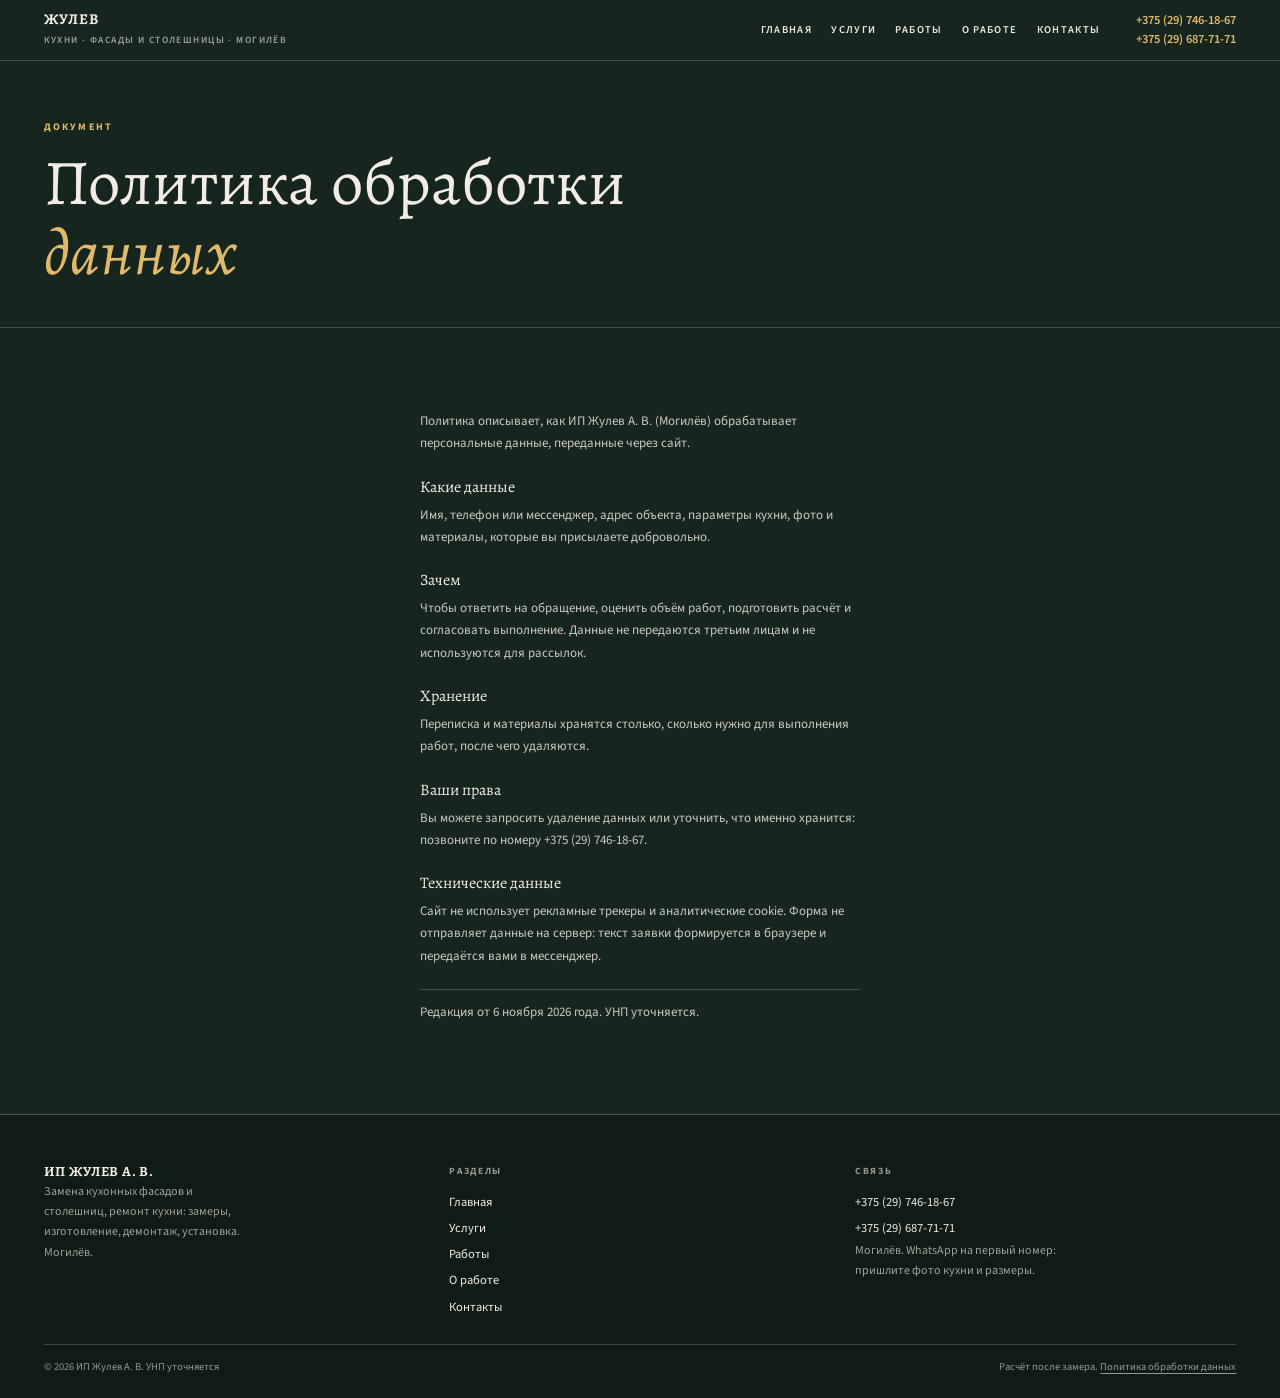
<file: politika.html>
<!doctype html>
<html lang="ru">
<head>
<meta charset="utf-8">
<meta name="viewport" content="width=device-width, initial-scale=1">
<title>Политика обработки персональных данных | ИП Жулев</title>
<meta name="description" content="Как обрабатываются данные, переданные через сайт: цели, хранение, права.">
<link rel="canonical" href="https://romjjjke.github.io/zhulev/politika.html">
<meta property="og:type" content="website">
<meta property="og:title" content="Политика обработки персональных данных | ИП Жулев">
<meta property="og:description" content="Как обрабатываются данные, переданные через сайт: цели, хранение, права.">
<meta property="og:locale" content="ru_BY">
<meta property="og:url" content="https://romjjjke.github.io/zhulev/politika.html">
<meta name="theme-color" content="#16261E">
<link rel="icon" href="favicon.svg" type="image/svg+xml">
<link rel="preconnect" href="https://fonts.googleapis.com">
<link rel="preconnect" href="https://fonts.gstatic.com" crossorigin>
<link href="https://fonts.googleapis.com/css2?family=Alegreya:ital,wght@0,400;0,700;1,400;1,700&family=Source+Sans+3:wght@400;600;700&display=swap" rel="stylesheet">
<style>[hidden]{display:none!important}
*{box-sizing:border-box}
html{-webkit-text-size-adjust:100%;scroll-behavior:smooth}
body{margin:0;background:#16261E;color:#F1ECE5;font:400 16.5px/1.62 "Source Sans 3",Arial,sans-serif;-webkit-font-smoothing:antialiased}
img{display:block;max-width:100%;height:auto}
a{color:inherit;text-decoration:none}
h1,h2,h3,p,ul,ol,figure,dl,dd{ margin:0}
ul,ol{padding:0;list-style:none}
button{font:inherit}
.head{position:sticky;top:0;z-index:60;background:#16261E;border-bottom:1px solid rgba(241,236,229,.22)}
.head__row{display:flex;align-items:center;gap:18px;padding:12px clamp(15px,3.4vw,44px)}
.brand{font:700 15px/1 "Alegreya",Georgia,serif;letter-spacing:.08em;text-transform:uppercase}
.brand small{display:block;font:600 9.5px/1.7 "Source Sans 3",sans-serif;letter-spacing:.15em;text-transform:uppercase;color:rgba(241,236,229,.62);margin-top:5px}
.nav{display:flex;gap:19px;margin-left:auto;font:600 10.5px/1 "Source Sans 3",sans-serif;letter-spacing:.13em;text-transform:uppercase}
.head__tels{display:flex;flex-direction:column;gap:3px;margin-left:18px}
.head__tels a{font:600 12.5px/1.25 "Source Sans 3",sans-serif;color:#E0B96A;white-space:nowrap}
.burger{display:none;width:44px;height:38px;margin-left:auto;border:1px solid rgba(241,236,229,.5);background:transparent;cursor:pointer;padding:9px}
.burger span{display:block;height:1.5px;background:#F1ECE5;margin:4px 0}
.btn{display:inline-flex;align-items:center;justify-content:center;gap:8px;padding:13px 22px;border:1.5px solid #C2913F;background:transparent;color:#F1ECE5;font:700 10.5px/1 "Source Sans 3",sans-serif;letter-spacing:.14em;text-transform:uppercase;cursor:pointer;transition:.2s}
.btn--solid{background:#C2913F;border-color:#C2913F;color:#1A1503}
.wrap{padding-inline:clamp(15px,3.4vw,44px);max-width:1540px;margin:0 auto}
.drawer{position:fixed;inset:0;z-index:90;background:#0F1B15;color:#F1ECE5;overflow-y:auto;overscroll-behavior:contain}
.drawer__inner{padding:clamp(56px,9vw,82px) clamp(18px,5vw,52px) clamp(26px,5vw,44px);display:flex;flex-direction:column;gap:24px;min-height:100%}
.drawer__close{position:fixed;top:12px;right:12px;width:46px;height:46px;border:1px solid rgba(241,236,229,.45);background:transparent;color:#F1ECE5;font-size:25px;line-height:1;cursor:pointer}
.drawer__nav{display:flex;flex-direction:column}
.drawer__nav a{font:700 clamp(1.3rem,1rem + 2vw,1.95rem)/1.2 "Alegreya",Georgia,serif;padding:13px 0;border-bottom:1px solid rgba(241,236,229,.2)}
.drawer__meta{font-size:12.5px;line-height:1.85;color:rgba(241,236,229,.76);display:flex;flex-direction:column;gap:5px}
body.is-locked{overflow:hidden}
.foot{background:#0F1B15;color:#F1ECE5;padding:clamp(26px,4vw,48px) clamp(15px,3.4vw,44px) 22px}
.foot__grid{display:grid;grid-template-columns:repeat(3,minmax(0,1fr));gap:24px;max-width:1540px;margin:0 auto}
.foot__name{font:700 14px/1.3 "Alegreya",Georgia,serif;letter-spacing:.05em;text-transform:uppercase}
.foot__small{font-size:12px;line-height:1.7;color:rgba(241,236,229,.64);max-width:34ch}
.foot__h{font:700 9.5px/1.7 "Source Sans 3",sans-serif;letter-spacing:.18em;text-transform:uppercase;color:rgba(241,236,229,.6);margin-bottom:9px}
.foot__col a{display:block;font-size:12.5px;padding:3px 0}
.foot__bottom{display:flex;flex-wrap:wrap;gap:12px;justify-content:space-between;margin-top:24px;padding-top:13px;border-top:1px solid rgba(241,236,229,.2);font-size:10.5px;line-height:1.7;color:rgba(241,236,229,.6);max-width:1540px;margin-inline:auto}
@media (max-width:1180px){.nav{display:none}.burger{display:block}}
@media (max-width:1024px){.foot__grid{grid-template-columns:1fr 1fr}}
@media (max-width:640px){.head__tels{display:none}.foot__grid{grid-template-columns:1fr}}
</style>
<link rel="stylesheet" href="assets/css/style.v1.css">
<script type="application/ld+json">{"@context": "https://schema.org", "@type": "FurnitureStore", "name": "ИП Жулев Александр Владимирович", "description": "Замена кухонных фасадов, замена столешницы, ремонт кухни. Могилёв.", "telephone": "+375297461867", "address": {"@type": "PostalAddress", "addressLocality": "Могилёв", "addressCountry": "BY"}, "areaServed": {"@type": "City", "name": "Могилёв"}, "url": "https://romjjjke.github.io/zhulev/"}</script>
</head>
<body>
<header class="head">
  <div class="head__row">
    <a class="brand" href="index.html">Жулев<small>Кухни · фасады и столешницы · Могилёв</small></a>
    <nav class="nav" aria-label="Разделы"><a href="index.html">Главная</a><a href="uslugi.html">Услуги</a><a href="raboty.html">Работы</a><a href="o-masterskoy.html">О работе</a><a href="kontakty.html">Контакты</a></nav>
    <div class="head__tels">
      <a href="tel:+375297461867">+375 (29) 746-18-67</a>
      <a href="tel:+375296877171">+375 (29) 687-71-71</a>
    </div>
    <button class="burger" id="burger" type="button" aria-expanded="false" aria-controls="drawer" aria-label="Меню"><span></span><span></span><span></span></button>
  </div>
</header>

<section class="phead">
  <div class="wrap">
    <p class="eyebrow">Документ</p>
    <h1 class="h1">Политика обработки<br><em>данных</em></h1>
  </div>
</section>
<section class="textpage">
  <div class="wrap textpage__in">
    <p>Политика описывает, как ИП Жулев А. В. (Могилёв) обрабатывает персональные данные, переданные через сайт.</p>
    <h2>Какие данные</h2>
    <p>Имя, телефон или мессенджер, адрес объекта, параметры кухни, фото и материалы, которые вы присылаете добровольно.</p>
    <h2>Зачем</h2>
    <p>Чтобы ответить на обращение, оценить объём работ, подготовить расчёт и согласовать выполнение. Данные не передаются третьим лицам и не используются для рассылок.</p>
    <h2>Хранение</h2>
    <p>Переписка и материалы хранятся столько, сколько нужно для выполнения работ, после чего удаляются.</p>
    <h2>Ваши права</h2>
    <p>Вы можете запросить удаление данных или уточнить, что именно хранится: позвоните по номеру +375 (29) 746-18-67.</p>
    <h2>Технические данные</h2>
    <p>Сайт не использует рекламные трекеры и аналитические cookie. Форма не отправляет данные на сервер: текст заявки формируется в браузере и передаётся вами в мессенджер.</p>
    <p class="textpage__date">Редакция от 6 ноября 2026 года. УНП уточняется.</p>
  </div>
</section>
</main>
<footer class="foot">
  <div class="foot__grid">
    <div class="foot__col">
      <p class="foot__name">ИП Жулев А. В.</p>
      <p class="foot__small">Замена кухонных фасадов и столешниц, ремонт кухни: замеры, изготовление, демонтаж, установка. Могилёв.</p>
    </div>
    <div class="foot__col">
      <p class="foot__h">Разделы</p>
      <a href="index.html">Главная</a><a href="uslugi.html">Услуги</a><a href="raboty.html">Работы</a><a href="o-masterskoy.html">О работе</a><a href="kontakty.html">Контакты</a>
    </div>
    <div class="foot__col">
      <p class="foot__h">Связь</p>
      <a href="tel:+375297461867">+375 (29) 746-18-67</a>
      <a href="tel:+375296877171">+375 (29) 687-71-71</a>
      <p class="foot__small">Могилёв. WhatsApp на первый номер: пришлите фото кухни и размеры.</p>
    </div>
  </div>
  <div class="foot__bottom">
    <p>© <span id="year">2026</span> ИП Жулев А. В. УНП уточняется</p>
    <p>Расчёт после замера. <a href="politika.html">Политика обработки данных</a></p>
  </div>
</footer>
<div class="drawer" id="drawer" hidden>
  <div class="drawer__inner">
    <button class="drawer__close" type="button" id="drawer-close" aria-label="Закрыть меню">×</button>
    <nav class="drawer__nav" aria-label="Мобильная навигация"><a href="index.html">Главная</a><a href="uslugi.html">Услуги</a><a href="raboty.html">Работы</a><a href="o-masterskoy.html">О работе</a><a href="kontakty.html">Контакты</a></nav>
    <div class="drawer__meta">
      <a href="tel:+375297461867">+375 (29) 746-18-67</a>
      <a href="tel:+375296877171">+375 (29) 687-71-71</a>
      <p>Могилёв</p>
      <p>Замена кухонных фасадов, столешниц, ремонт. От замеров до установки.</p>
    </div>
  </div>
</div>
<script src="assets/js/main.v1.js" defer></script>
</body>
</html>
</file>
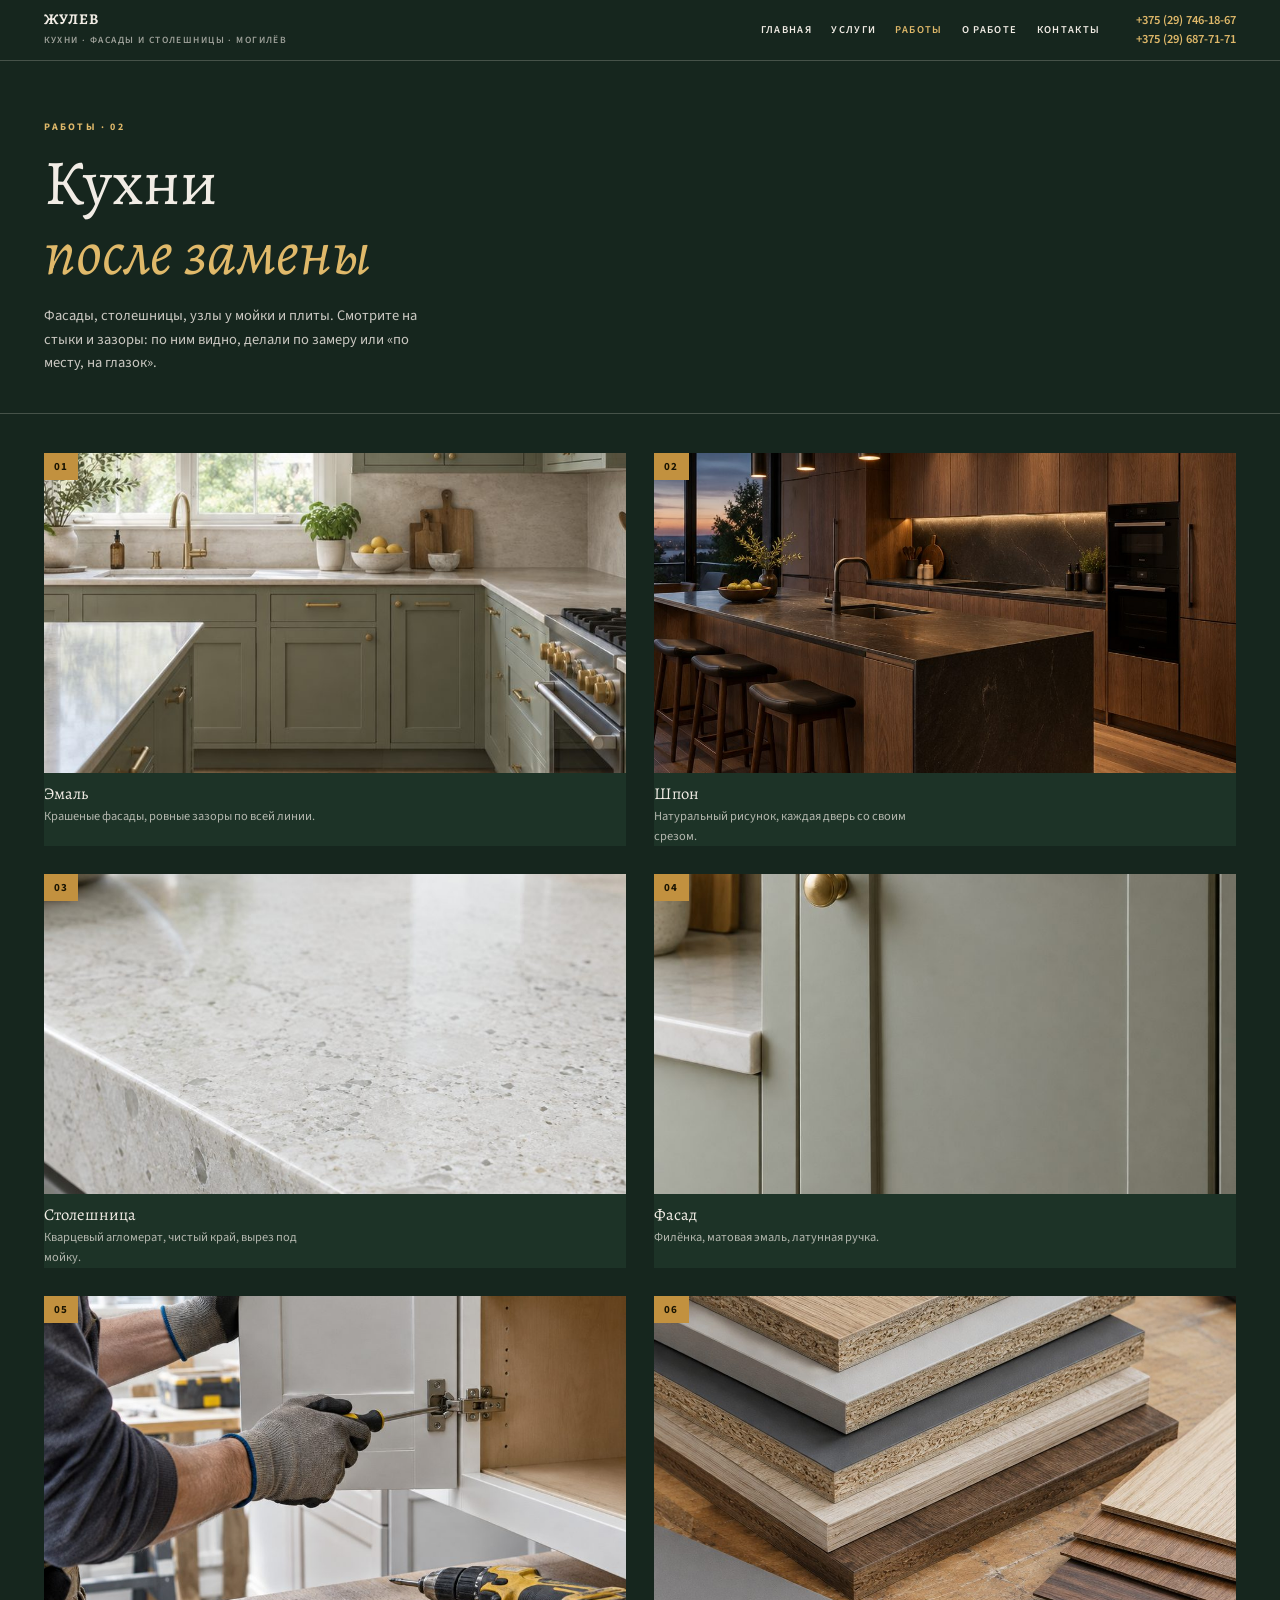
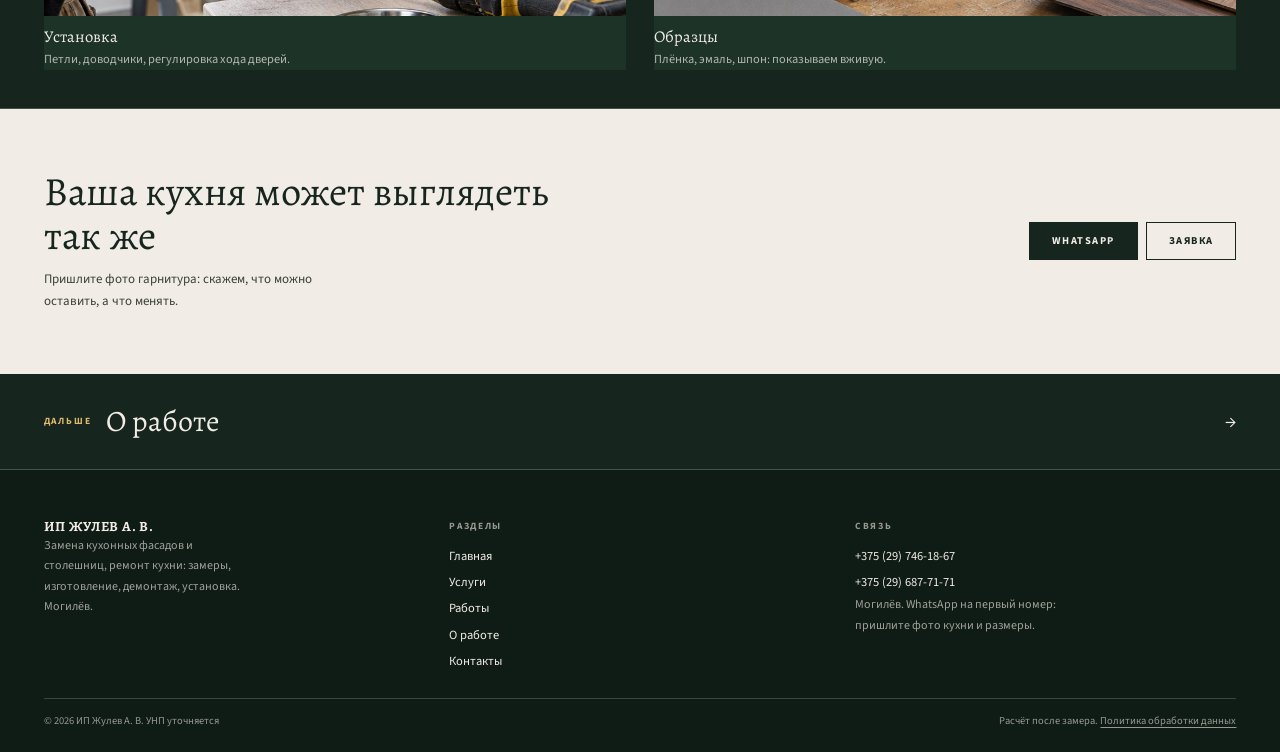
<file: raboty.html>
<!doctype html>
<html lang="ru">
<head>
<meta charset="utf-8">
<meta name="viewport" content="width=device-width, initial-scale=1">
<title>Работы: кухни после замены фасадов и столешниц | ИП Жулев</title>
<meta name="description" content="Фотографии работ: крашеные фасады, шпон, кварцевые столешницы, установка фурнитуры, образцы материалов.">
<link rel="canonical" href="https://romjjjke.github.io/zhulev/raboty.html">
<meta property="og:type" content="website">
<meta property="og:title" content="Работы: кухни после замены фасадов и столешниц | ИП Жулев">
<meta property="og:description" content="Фотографии работ: крашеные фасады, шпон, кварцевые столешницы, установка фурнитуры, образцы материалов.">
<meta property="og:locale" content="ru_BY">
<meta property="og:url" content="https://romjjjke.github.io/zhulev/raboty.html">
<meta name="theme-color" content="#16261E">
<link rel="icon" href="favicon.svg" type="image/svg+xml">
<link rel="preconnect" href="https://fonts.googleapis.com">
<link rel="preconnect" href="https://fonts.gstatic.com" crossorigin>
<link href="https://fonts.googleapis.com/css2?family=Alegreya:ital,wght@0,400;0,700;1,400;1,700&family=Source+Sans+3:wght@400;600;700&display=swap" rel="stylesheet">
<style>[hidden]{display:none!important}
*{box-sizing:border-box}
html{-webkit-text-size-adjust:100%;scroll-behavior:smooth}
body{margin:0;background:#16261E;color:#F1ECE5;font:400 16.5px/1.62 "Source Sans 3",Arial,sans-serif;-webkit-font-smoothing:antialiased}
img{display:block;max-width:100%;height:auto}
a{color:inherit;text-decoration:none}
h1,h2,h3,p,ul,ol,figure,dl,dd{ margin:0}
ul,ol{padding:0;list-style:none}
button{font:inherit}
.head{position:sticky;top:0;z-index:60;background:#16261E;border-bottom:1px solid rgba(241,236,229,.22)}
.head__row{display:flex;align-items:center;gap:18px;padding:12px clamp(15px,3.4vw,44px)}
.brand{font:700 15px/1 "Alegreya",Georgia,serif;letter-spacing:.08em;text-transform:uppercase}
.brand small{display:block;font:600 9.5px/1.7 "Source Sans 3",sans-serif;letter-spacing:.15em;text-transform:uppercase;color:rgba(241,236,229,.62);margin-top:5px}
.nav{display:flex;gap:19px;margin-left:auto;font:600 10.5px/1 "Source Sans 3",sans-serif;letter-spacing:.13em;text-transform:uppercase}
.head__tels{display:flex;flex-direction:column;gap:3px;margin-left:18px}
.head__tels a{font:600 12.5px/1.25 "Source Sans 3",sans-serif;color:#E0B96A;white-space:nowrap}
.burger{display:none;width:44px;height:38px;margin-left:auto;border:1px solid rgba(241,236,229,.5);background:transparent;cursor:pointer;padding:9px}
.burger span{display:block;height:1.5px;background:#F1ECE5;margin:4px 0}
.btn{display:inline-flex;align-items:center;justify-content:center;gap:8px;padding:13px 22px;border:1.5px solid #C2913F;background:transparent;color:#F1ECE5;font:700 10.5px/1 "Source Sans 3",sans-serif;letter-spacing:.14em;text-transform:uppercase;cursor:pointer;transition:.2s}
.btn--solid{background:#C2913F;border-color:#C2913F;color:#1A1503}
.wrap{padding-inline:clamp(15px,3.4vw,44px);max-width:1540px;margin:0 auto}
.drawer{position:fixed;inset:0;z-index:90;background:#0F1B15;color:#F1ECE5;overflow-y:auto;overscroll-behavior:contain}
.drawer__inner{padding:clamp(56px,9vw,82px) clamp(18px,5vw,52px) clamp(26px,5vw,44px);display:flex;flex-direction:column;gap:24px;min-height:100%}
.drawer__close{position:fixed;top:12px;right:12px;width:46px;height:46px;border:1px solid rgba(241,236,229,.45);background:transparent;color:#F1ECE5;font-size:25px;line-height:1;cursor:pointer}
.drawer__nav{display:flex;flex-direction:column}
.drawer__nav a{font:700 clamp(1.3rem,1rem + 2vw,1.95rem)/1.2 "Alegreya",Georgia,serif;padding:13px 0;border-bottom:1px solid rgba(241,236,229,.2)}
.drawer__meta{font-size:12.5px;line-height:1.85;color:rgba(241,236,229,.76);display:flex;flex-direction:column;gap:5px}
body.is-locked{overflow:hidden}
.foot{background:#0F1B15;color:#F1ECE5;padding:clamp(26px,4vw,48px) clamp(15px,3.4vw,44px) 22px}
.foot__grid{display:grid;grid-template-columns:repeat(3,minmax(0,1fr));gap:24px;max-width:1540px;margin:0 auto}
.foot__name{font:700 14px/1.3 "Alegreya",Georgia,serif;letter-spacing:.05em;text-transform:uppercase}
.foot__small{font-size:12px;line-height:1.7;color:rgba(241,236,229,.64);max-width:34ch}
.foot__h{font:700 9.5px/1.7 "Source Sans 3",sans-serif;letter-spacing:.18em;text-transform:uppercase;color:rgba(241,236,229,.6);margin-bottom:9px}
.foot__col a{display:block;font-size:12.5px;padding:3px 0}
.foot__bottom{display:flex;flex-wrap:wrap;gap:12px;justify-content:space-between;margin-top:24px;padding-top:13px;border-top:1px solid rgba(241,236,229,.2);font-size:10.5px;line-height:1.7;color:rgba(241,236,229,.6);max-width:1540px;margin-inline:auto}
@media (max-width:1180px){.nav{display:none}.burger{display:block}}
@media (max-width:1024px){.foot__grid{grid-template-columns:1fr 1fr}}
@media (max-width:640px){.head__tels{display:none}.foot__grid{grid-template-columns:1fr}}
</style>
<link rel="stylesheet" href="assets/css/style.v1.css">
<script type="application/ld+json">{"@context": "https://schema.org", "@type": "FurnitureStore", "name": "ИП Жулев Александр Владимирович", "description": "Замена кухонных фасадов, замена столешницы, ремонт кухни. Могилёв.", "telephone": "+375297461867", "address": {"@type": "PostalAddress", "addressLocality": "Могилёв", "addressCountry": "BY"}, "areaServed": {"@type": "City", "name": "Могилёв"}, "url": "https://romjjjke.github.io/zhulev/"}</script>
</head>
<body>
<header class="head">
  <div class="head__row">
    <a class="brand" href="index.html">Жулев<small>Кухни · фасады и столешницы · Могилёв</small></a>
    <nav class="nav" aria-label="Разделы"><a href="index.html">Главная</a><a href="uslugi.html">Услуги</a><a href="raboty.html" aria-current="page">Работы</a><a href="o-masterskoy.html">О работе</a><a href="kontakty.html">Контакты</a></nav>
    <div class="head__tels">
      <a href="tel:+375297461867">+375 (29) 746-18-67</a>
      <a href="tel:+375296877171">+375 (29) 687-71-71</a>
    </div>
    <button class="burger" id="burger" type="button" aria-expanded="false" aria-controls="drawer" aria-label="Меню"><span></span><span></span><span></span></button>
  </div>
</header>

<section class="phead">
  <div class="wrap">
    <p class="eyebrow">Работы · 02</p>
    <h1 class="h1">Кухни<br><em>после замены</em></h1>
    <p class="phead__lead">Фасады, столешницы, узлы у мойки и плиты. Смотрите на стыки и зазоры: по ним видно, делали по замеру или «по месту, на глазок».</p>
  </div>
</section>

<section class="tape">
  <div class="wrap">
    <figure class="shot">
      <img src="assets/img/kitchen.jpg" alt="Кухня с новыми фасадами" width="780" height="975" loading="lazy">
      <figcaption><span class="shot__n">01</span><b>Эмаль</b><p>Крашеные фасады, ровные зазоры по всей линии.</p></figcaption>
    </figure>
    <figure class="shot">
      <img src="assets/img/veneer.jpg" alt="Кухня со шпоном" width="1000" height="740" loading="lazy">
      <figcaption><span class="shot__n">02</span><b>Шпон</b><p>Натуральный рисунок, каждая дверь со своим срезом.</p></figcaption>
    </figure>
    <figure class="shot">
      <img src="assets/img/stone.jpg" alt="Столешница из кварца" width="900" height="692" loading="lazy">
      <figcaption><span class="shot__n">03</span><b>Столешница</b><p>Кварцевый агломерат, чистый край, вырез под мойку.</p></figcaption>
    </figure>
    <figure class="shot">
      <img src="assets/img/enamel.jpg" alt="Фасад крупным планом" width="900" height="692" loading="lazy">
      <figcaption><span class="shot__n">04</span><b>Фасад</b><p>Филёнка, матовая эмаль, латунная ручка.</p></figcaption>
    </figure>
    <figure class="shot">
      <img src="assets/img/fit.jpg" alt="Установка фурнитуры" width="940" height="696" loading="lazy">
      <figcaption><span class="shot__n">05</span><b>Установка</b><p>Петли, доводчики, регулировка хода дверей.</p></figcaption>
    </figure>
    <figure class="shot">
      <img src="assets/img/samples.jpg" alt="Образцы ЛДСП и шпона" width="1100" height="687" loading="lazy">
      <figcaption><span class="shot__n">06</span><b>Образцы</b><p>Плёнка, эмаль, шпон: показываем вживую.</p></figcaption>
    </figure>
  </div>
</section>

<section class="cta">
  <div class="wrap cta__in">
    <div>
      <h2 class="cta__h">Ваша кухня может выглядеть так же</h2>
      <p class="cta__text">Пришлите фото гарнитура: скажем, что можно оставить, а что менять.</p>
    </div>
    <div class="cta__actions">
      <a class="btn btn--solid" href="https://wa.me/375297461867" target="_blank" rel="noopener">WhatsApp</a>
      <a class="btn" href="kontakty.html">Заявка</a>
    </div>
  </div>
</section>
  <section class="next">
    <a class="next__link" href="o-masterskoy.html">
      <span class="next__label">Дальше</span>
      <span class="next__title">О работе</span>
      <span class="next__arrow" aria-hidden="true">→</span>
    </a>
  </section>
</main>
<footer class="foot">
  <div class="foot__grid">
    <div class="foot__col">
      <p class="foot__name">ИП Жулев А. В.</p>
      <p class="foot__small">Замена кухонных фасадов и столешниц, ремонт кухни: замеры, изготовление, демонтаж, установка. Могилёв.</p>
    </div>
    <div class="foot__col">
      <p class="foot__h">Разделы</p>
      <a href="index.html">Главная</a><a href="uslugi.html">Услуги</a><a href="raboty.html">Работы</a><a href="o-masterskoy.html">О работе</a><a href="kontakty.html">Контакты</a>
    </div>
    <div class="foot__col">
      <p class="foot__h">Связь</p>
      <a href="tel:+375297461867">+375 (29) 746-18-67</a>
      <a href="tel:+375296877171">+375 (29) 687-71-71</a>
      <p class="foot__small">Могилёв. WhatsApp на первый номер: пришлите фото кухни и размеры.</p>
    </div>
  </div>
  <div class="foot__bottom">
    <p>© <span id="year">2026</span> ИП Жулев А. В. УНП уточняется</p>
    <p>Расчёт после замера. <a href="politika.html">Политика обработки данных</a></p>
  </div>
</footer>
<div class="drawer" id="drawer" hidden>
  <div class="drawer__inner">
    <button class="drawer__close" type="button" id="drawer-close" aria-label="Закрыть меню">×</button>
    <nav class="drawer__nav" aria-label="Мобильная навигация"><a href="index.html">Главная</a><a href="uslugi.html">Услуги</a><a href="raboty.html" aria-current="page">Работы</a><a href="o-masterskoy.html">О работе</a><a href="kontakty.html">Контакты</a></nav>
    <div class="drawer__meta">
      <a href="tel:+375297461867">+375 (29) 746-18-67</a>
      <a href="tel:+375296877171">+375 (29) 687-71-71</a>
      <p>Могилёв</p>
      <p>Замена кухонных фасадов, столешниц, ремонт. От замеров до установки.</p>
    </div>
  </div>
</div>
<script src="assets/js/main.v1.js" defer></script>
</body>
</html>
</file>
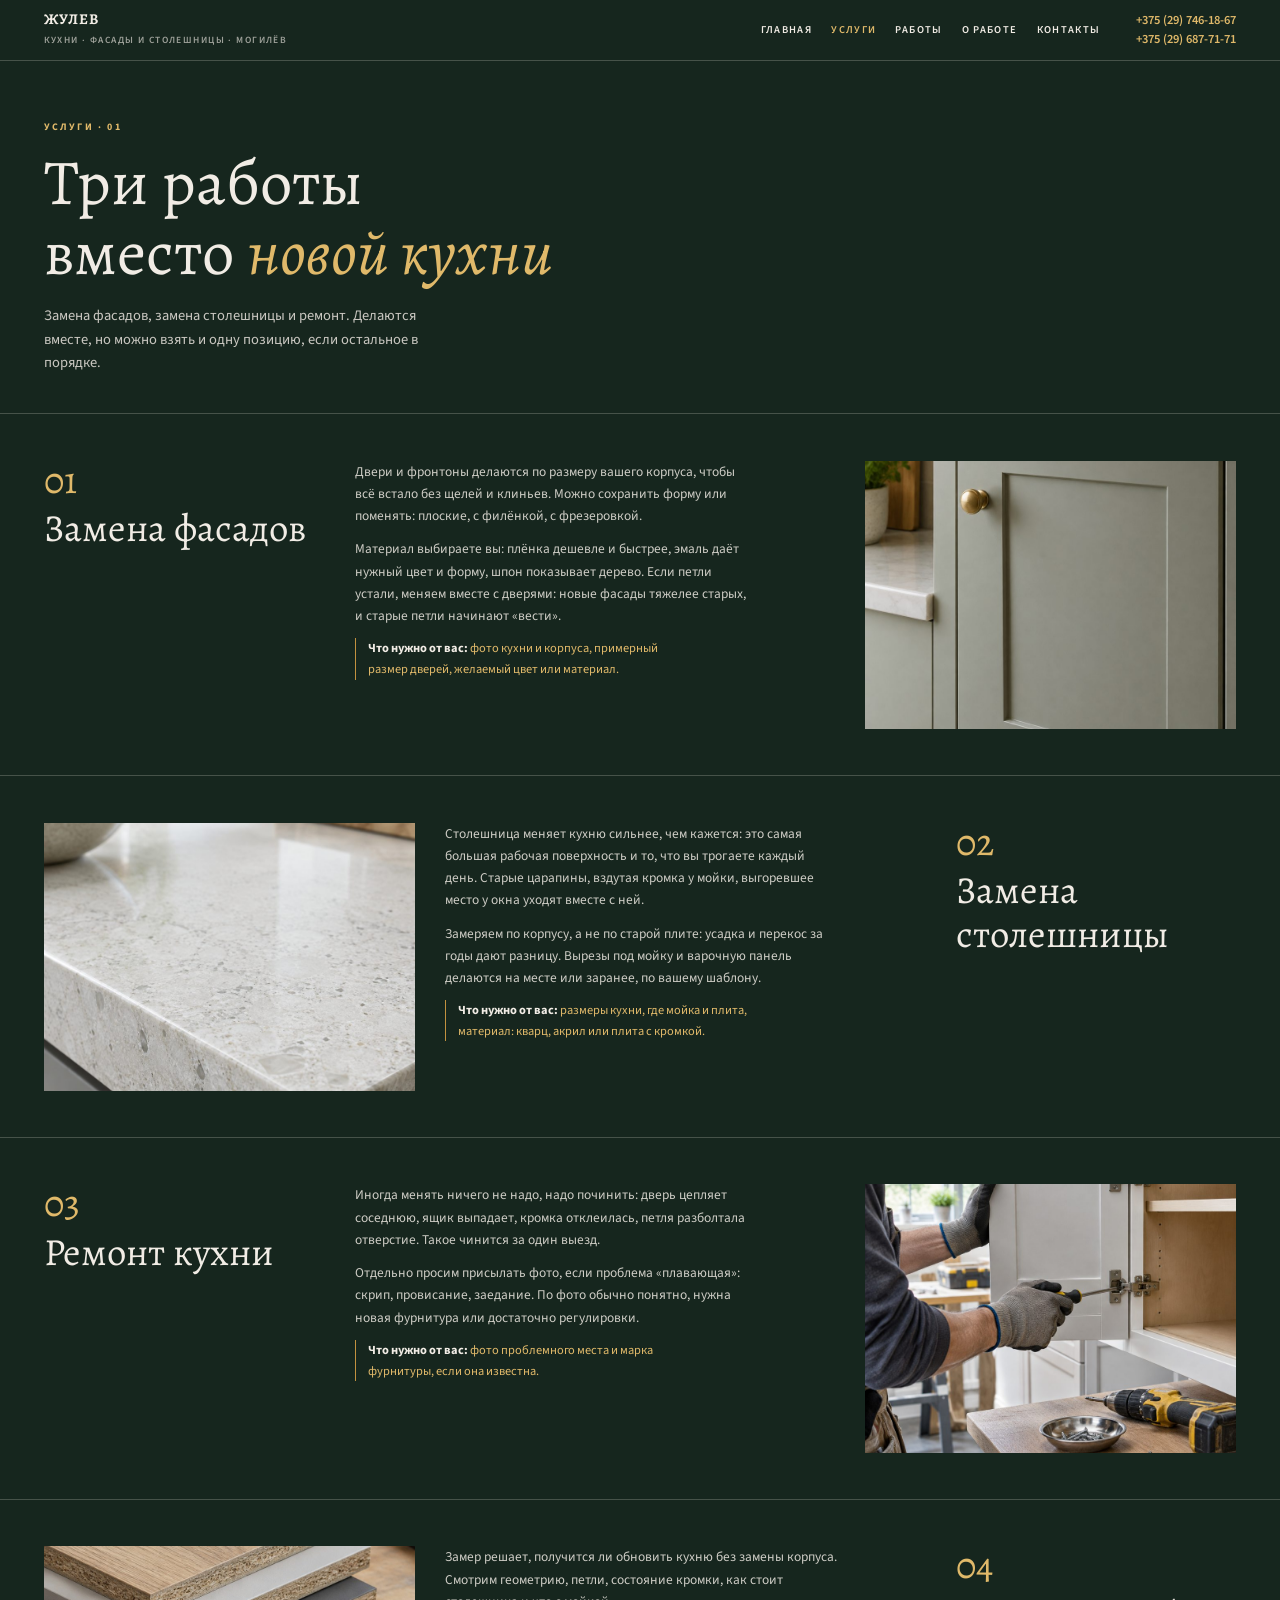
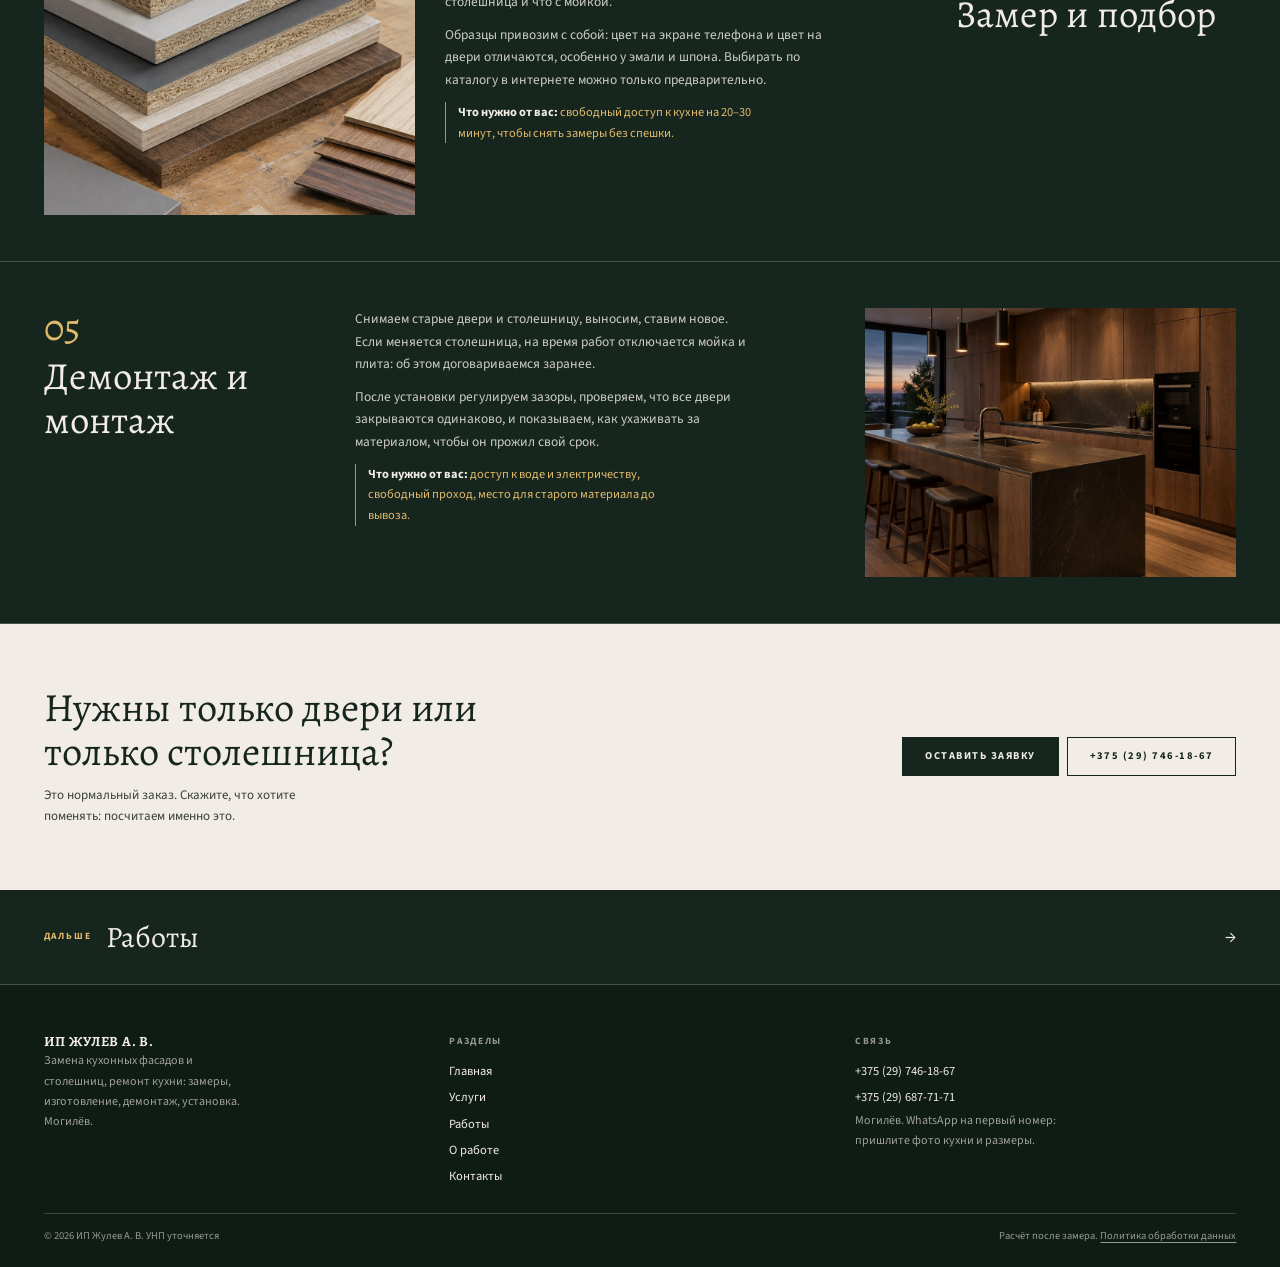
<file: uslugi.html>
<!doctype html>
<html lang="ru">
<head>
<meta charset="utf-8">
<meta name="viewport" content="width=device-width, initial-scale=1">
<title>Услуги: фасады, столешницы, ремонт, замер | ИП Жулев, Могилёв</title>
<meta name="description" content="Замена кухонных фасадов, замена столешницы, ремонт кухни, замер и подбор материалов, демонтаж и монтаж. Что входит и что нужно от заказчика.">
<link rel="canonical" href="https://romjjjke.github.io/zhulev/uslugi.html">
<meta property="og:type" content="website">
<meta property="og:title" content="Услуги: фасады, столешницы, ремонт, замер | ИП Жулев, Могилёв">
<meta property="og:description" content="Замена кухонных фасадов, замена столешницы, ремонт кухни, замер и подбор материалов, демонтаж и монтаж. Что входит и что нужно от заказчика.">
<meta property="og:locale" content="ru_BY">
<meta property="og:url" content="https://romjjjke.github.io/zhulev/uslugi.html">
<meta name="theme-color" content="#16261E">
<link rel="icon" href="favicon.svg" type="image/svg+xml">
<link rel="preconnect" href="https://fonts.googleapis.com">
<link rel="preconnect" href="https://fonts.gstatic.com" crossorigin>
<link href="https://fonts.googleapis.com/css2?family=Alegreya:ital,wght@0,400;0,700;1,400;1,700&family=Source+Sans+3:wght@400;600;700&display=swap" rel="stylesheet">
<style>[hidden]{display:none!important}
*{box-sizing:border-box}
html{-webkit-text-size-adjust:100%;scroll-behavior:smooth}
body{margin:0;background:#16261E;color:#F1ECE5;font:400 16.5px/1.62 "Source Sans 3",Arial,sans-serif;-webkit-font-smoothing:antialiased}
img{display:block;max-width:100%;height:auto}
a{color:inherit;text-decoration:none}
h1,h2,h3,p,ul,ol,figure,dl,dd{ margin:0}
ul,ol{padding:0;list-style:none}
button{font:inherit}
.head{position:sticky;top:0;z-index:60;background:#16261E;border-bottom:1px solid rgba(241,236,229,.22)}
.head__row{display:flex;align-items:center;gap:18px;padding:12px clamp(15px,3.4vw,44px)}
.brand{font:700 15px/1 "Alegreya",Georgia,serif;letter-spacing:.08em;text-transform:uppercase}
.brand small{display:block;font:600 9.5px/1.7 "Source Sans 3",sans-serif;letter-spacing:.15em;text-transform:uppercase;color:rgba(241,236,229,.62);margin-top:5px}
.nav{display:flex;gap:19px;margin-left:auto;font:600 10.5px/1 "Source Sans 3",sans-serif;letter-spacing:.13em;text-transform:uppercase}
.head__tels{display:flex;flex-direction:column;gap:3px;margin-left:18px}
.head__tels a{font:600 12.5px/1.25 "Source Sans 3",sans-serif;color:#E0B96A;white-space:nowrap}
.burger{display:none;width:44px;height:38px;margin-left:auto;border:1px solid rgba(241,236,229,.5);background:transparent;cursor:pointer;padding:9px}
.burger span{display:block;height:1.5px;background:#F1ECE5;margin:4px 0}
.btn{display:inline-flex;align-items:center;justify-content:center;gap:8px;padding:13px 22px;border:1.5px solid #C2913F;background:transparent;color:#F1ECE5;font:700 10.5px/1 "Source Sans 3",sans-serif;letter-spacing:.14em;text-transform:uppercase;cursor:pointer;transition:.2s}
.btn--solid{background:#C2913F;border-color:#C2913F;color:#1A1503}
.wrap{padding-inline:clamp(15px,3.4vw,44px);max-width:1540px;margin:0 auto}
.drawer{position:fixed;inset:0;z-index:90;background:#0F1B15;color:#F1ECE5;overflow-y:auto;overscroll-behavior:contain}
.drawer__inner{padding:clamp(56px,9vw,82px) clamp(18px,5vw,52px) clamp(26px,5vw,44px);display:flex;flex-direction:column;gap:24px;min-height:100%}
.drawer__close{position:fixed;top:12px;right:12px;width:46px;height:46px;border:1px solid rgba(241,236,229,.45);background:transparent;color:#F1ECE5;font-size:25px;line-height:1;cursor:pointer}
.drawer__nav{display:flex;flex-direction:column}
.drawer__nav a{font:700 clamp(1.3rem,1rem + 2vw,1.95rem)/1.2 "Alegreya",Georgia,serif;padding:13px 0;border-bottom:1px solid rgba(241,236,229,.2)}
.drawer__meta{font-size:12.5px;line-height:1.85;color:rgba(241,236,229,.76);display:flex;flex-direction:column;gap:5px}
body.is-locked{overflow:hidden}
.foot{background:#0F1B15;color:#F1ECE5;padding:clamp(26px,4vw,48px) clamp(15px,3.4vw,44px) 22px}
.foot__grid{display:grid;grid-template-columns:repeat(3,minmax(0,1fr));gap:24px;max-width:1540px;margin:0 auto}
.foot__name{font:700 14px/1.3 "Alegreya",Georgia,serif;letter-spacing:.05em;text-transform:uppercase}
.foot__small{font-size:12px;line-height:1.7;color:rgba(241,236,229,.64);max-width:34ch}
.foot__h{font:700 9.5px/1.7 "Source Sans 3",sans-serif;letter-spacing:.18em;text-transform:uppercase;color:rgba(241,236,229,.6);margin-bottom:9px}
.foot__col a{display:block;font-size:12.5px;padding:3px 0}
.foot__bottom{display:flex;flex-wrap:wrap;gap:12px;justify-content:space-between;margin-top:24px;padding-top:13px;border-top:1px solid rgba(241,236,229,.2);font-size:10.5px;line-height:1.7;color:rgba(241,236,229,.6);max-width:1540px;margin-inline:auto}
@media (max-width:1180px){.nav{display:none}.burger{display:block}}
@media (max-width:1024px){.foot__grid{grid-template-columns:1fr 1fr}}
@media (max-width:640px){.head__tels{display:none}.foot__grid{grid-template-columns:1fr}}
</style>
<link rel="stylesheet" href="assets/css/style.v1.css">
<script type="application/ld+json">{"@context": "https://schema.org", "@type": "FurnitureStore", "name": "ИП Жулев Александр Владимирович", "description": "Замена кухонных фасадов, замена столешницы, ремонт кухни. Могилёв.", "telephone": "+375297461867", "address": {"@type": "PostalAddress", "addressLocality": "Могилёв", "addressCountry": "BY"}, "areaServed": {"@type": "City", "name": "Могилёв"}, "url": "https://romjjjke.github.io/zhulev/"}</script>
</head>
<body>
<header class="head">
  <div class="head__row">
    <a class="brand" href="index.html">Жулев<small>Кухни · фасады и столешницы · Могилёв</small></a>
    <nav class="nav" aria-label="Разделы"><a href="index.html">Главная</a><a href="uslugi.html" aria-current="page">Услуги</a><a href="raboty.html">Работы</a><a href="o-masterskoy.html">О работе</a><a href="kontakty.html">Контакты</a></nav>
    <div class="head__tels">
      <a href="tel:+375297461867">+375 (29) 746-18-67</a>
      <a href="tel:+375296877171">+375 (29) 687-71-71</a>
    </div>
    <button class="burger" id="burger" type="button" aria-expanded="false" aria-controls="drawer" aria-label="Меню"><span></span><span></span><span></span></button>
  </div>
</header>

<section class="phead">
  <div class="wrap">
    <p class="eyebrow">Услуги · 01</p>
    <h1 class="h1">Три работы<br>вместо <em>новой кухни</em></h1>
    <p class="phead__lead">Замена фасадов, замена столешницы и ремонт. Делаются вместе, но можно взять и одну позицию, если остальное в порядке.</p>
  </div>
</section>

<section class="one" id="fasad">
  <div class="wrap one__grid">
    <div class="one__side"><p class="one__n">01</p><h2 class="h2">Замена фасадов</h2></div>
    <div class="one__body">
      <p>Двери и фронтоны делаются по размеру вашего корпуса, чтобы всё встало без щелей и клиньев. Можно сохранить форму или поменять: плоские, с филёнкой, с фрезеровкой.</p>
      <p>Материал выбираете вы: плёнка дешевле и быстрее, эмаль даёт нужный цвет и форму, шпон показывает дерево. Если петли устали, меняем вместе с дверями: новые фасады тяжелее старых, и старые петли начинают «вести».</p>
      <p class="one__note"><b>Что нужно от вас:</b> фото кухни и корпуса, примерный размер дверей, желаемый цвет или материал.</p>
    </div>
    <figure class="one__fig"><img src="assets/img/enamel.jpg" alt="Фасад МДФ в эмали крупным планом" width="900" height="692" loading="lazy"></figure>
  </div>
</section>

<section class="one one--flip" id="stoleshnica">
  <div class="wrap one__grid">
    <div class="one__side"><p class="one__n">02</p><h2 class="h2">Замена столешницы</h2></div>
    <div class="one__body">
      <p>Столешница меняет кухню сильнее, чем кажется: это самая большая рабочая поверхность и то, что вы трогаете каждый день. Старые царапины, вздутая кромка у мойки, выгоревшее место у окна уходят вместе с ней.</p>
      <p>Замеряем по корпусу, а не по старой плите: усадка и перекос за годы дают разницу. Вырезы под мойку и варочную панель делаются на месте или заранее, по вашему шаблону.</p>
      <p class="one__note"><b>Что нужно от вас:</b> размеры кухни, где мойка и плита, материал: кварц, акрил или плита с кромкой.</p>
    </div>
    <figure class="one__fig"><img src="assets/img/stone.jpg" alt="Кварцевая столешница, край и поверхность" width="900" height="692" loading="lazy"></figure>
  </div>
</section>

<section class="one" id="remont">
  <div class="wrap one__grid">
    <div class="one__side"><p class="one__n">03</p><h2 class="h2">Ремонт кухни</h2></div>
    <div class="one__body">
      <p>Иногда менять ничего не надо, надо починить: дверь цепляет соседнюю, ящик выпадает, кромка отклеилась, петля разболтала отверстие. Такое чинится за один выезд.</p>
      <p>Отдельно просим присылать фото, если проблема «плавающая»: скрип, провисание, заедание. По фото обычно понятно, нужна новая фурнитура или достаточно регулировки.</p>
      <p class="one__note"><b>Что нужно от вас:</b> фото проблемного места и марка фурнитуры, если она известна.</p>
    </div>
    <figure class="one__fig"><img src="assets/img/fit.jpg" alt="Установка кухонной двери" width="940" height="696" loading="lazy"></figure>
  </div>
</section>

<section class="one one--flip" id="zamer">
  <div class="wrap one__grid">
    <div class="one__side"><p class="one__n">04</p><h2 class="h2">Замер и подбор</h2></div>
    <div class="one__body">
      <p>Замер решает, получится ли обновить кухню без замены корпуса. Смотрим геометрию, петли, состояние кромки, как стоит столешница и что с мойкой.</p>
      <p>Образцы привозим с собой: цвет на экране телефона и цвет на двери отличаются, особенно у эмали и шпона. Выбирать по каталогу в интернете можно только предварительно.</p>
      <p class="one__note"><b>Что нужно от вас:</b> свободный доступ к кухне на 20–30 минут, чтобы снять замеры без спешки.</p>
    </div>
    <figure class="one__fig"><img src="assets/img/samples.jpg" alt="Образцы материалов" width="1100" height="687" loading="lazy"></figure>
  </div>
</section>

<section class="one" id="ustanovka">
  <div class="wrap one__grid">
    <div class="one__side"><p class="one__n">05</p><h2 class="h2">Демонтаж и монтаж</h2></div>
    <div class="one__body">
      <p>Снимаем старые двери и столешницу, выносим, ставим новое. Если меняется столешница, на время работ отключается мойка и плита: об этом договариваемся заранее.</p>
      <p>После установки регулируем зазоры, проверяем, что все двери закрываются одинаково, и показываем, как ухаживать за материалом, чтобы он прожил свой срок.</p>
      <p class="one__note"><b>Что нужно от вас:</b> доступ к воде и электричеству, свободный проход, место для старого материала до вывоза.</p>
    </div>
    <figure class="one__fig"><img src="assets/img/veneer.jpg" alt="Кухня с фасадами из шпона" width="1000" height="740" loading="lazy"></figure>
  </div>
</section>

<section class="cta">
  <div class="wrap cta__in">
    <div>
      <h2 class="cta__h">Нужны только двери или только столешница?</h2>
      <p class="cta__text">Это нормальный заказ. Скажите, что хотите поменять: посчитаем именно это.</p>
    </div>
    <div class="cta__actions">
      <a class="btn btn--solid" href="kontakty.html">Оставить заявку</a>
      <a class="btn" href="tel:+375297461867">+375 (29) 746-18-67</a>
    </div>
  </div>
</section>
  <section class="next">
    <a class="next__link" href="raboty.html">
      <span class="next__label">Дальше</span>
      <span class="next__title">Работы</span>
      <span class="next__arrow" aria-hidden="true">→</span>
    </a>
  </section>
</main>
<footer class="foot">
  <div class="foot__grid">
    <div class="foot__col">
      <p class="foot__name">ИП Жулев А. В.</p>
      <p class="foot__small">Замена кухонных фасадов и столешниц, ремонт кухни: замеры, изготовление, демонтаж, установка. Могилёв.</p>
    </div>
    <div class="foot__col">
      <p class="foot__h">Разделы</p>
      <a href="index.html">Главная</a><a href="uslugi.html">Услуги</a><a href="raboty.html">Работы</a><a href="o-masterskoy.html">О работе</a><a href="kontakty.html">Контакты</a>
    </div>
    <div class="foot__col">
      <p class="foot__h">Связь</p>
      <a href="tel:+375297461867">+375 (29) 746-18-67</a>
      <a href="tel:+375296877171">+375 (29) 687-71-71</a>
      <p class="foot__small">Могилёв. WhatsApp на первый номер: пришлите фото кухни и размеры.</p>
    </div>
  </div>
  <div class="foot__bottom">
    <p>© <span id="year">2026</span> ИП Жулев А. В. УНП уточняется</p>
    <p>Расчёт после замера. <a href="politika.html">Политика обработки данных</a></p>
  </div>
</footer>
<div class="drawer" id="drawer" hidden>
  <div class="drawer__inner">
    <button class="drawer__close" type="button" id="drawer-close" aria-label="Закрыть меню">×</button>
    <nav class="drawer__nav" aria-label="Мобильная навигация"><a href="index.html">Главная</a><a href="uslugi.html" aria-current="page">Услуги</a><a href="raboty.html">Работы</a><a href="o-masterskoy.html">О работе</a><a href="kontakty.html">Контакты</a></nav>
    <div class="drawer__meta">
      <a href="tel:+375297461867">+375 (29) 746-18-67</a>
      <a href="tel:+375296877171">+375 (29) 687-71-71</a>
      <p>Могилёв</p>
      <p>Замена кухонных фасадов, столешниц, ремонт. От замеров до установки.</p>
    </div>
  </div>
</div>
<script src="assets/js/main.v1.js" defer></script>
</body>
</html>
</file>
<file: assets/css/style.v1.css>
/* ИП Жулев · замена кухонных фасадов и столешниц · Могилёв
   Тёмно-зелёный холст, бумажная вставка с образцами, антиква Alegreya. */

:root{
  --forest:#16261E;
  --forest-2:#1D3327;
  --forest-3:#0F1B15;
  --paper:#F1ECE5;
  --paper-2:#E4DBD1;
  --brass:#C2913F;
  --brass-t:#E0B96A;
  --brass-d:#7A5A1E;
  --mute:#7C8478;
  --line-d:rgba(241,236,229,.22);
  --line-ds:rgba(241,236,229,.12);
  --line:rgba(22,38,30,.2);
  --line-soft:rgba(22,38,30,.12);
  --disp:"Alegreya",Georgia,serif;
  --text:"Source Sans 3",Arial,sans-serif;
  --pad:clamp(15px,3.4vw,44px);
  --sect:clamp(44px,6.4vw,104px);
}

html{scroll-behavior:smooth}
::selection{background:var(--brass);color:#1A1503}

.eyebrow{font:700 10px/1.5 var(--text);letter-spacing:.22em;text-transform:uppercase;color:var(--brass-t);margin-bottom:13px}
.h1{font:400 clamp(1.85rem,1rem + 3.9vw,4rem)/1.1 var(--disp);max-width:24ch;overflow-wrap:break-word;color:var(--paper)}
.h1 em{font-style:italic;color:var(--brass-t)}
.h2{font:400 clamp(1.35rem,1rem + 1.8vw,2.4rem)/1.16 var(--disp);max-width:30ch;overflow-wrap:break-word}
.h2--paper{color:var(--paper)}
.nav a:hover,.nav a[aria-current='page']{color:var(--brass-t)}
.head__tels a:hover{color:#F1ECE5}

/* ---------- герой ---------- */
.hero{display:grid;grid-template-columns:minmax(0,1.12fr) minmax(0,.88fr);border-bottom:1px solid var(--line-d)}
.hero__body{padding:clamp(26px,3.6vw,58px) var(--pad) clamp(24px,3vw,44px);display:flex;flex-direction:column;gap:clamp(16px,2.2vw,26px)}
.hero__h1{font:700 clamp(2.15rem,1rem + 5.2vw,5.2rem)/.98 var(--disp);letter-spacing:-.015em;color:var(--paper)}
.hero__h1 em{font-style:italic;font-weight:400;color:var(--brass-t)}
.hero__lead{font-size:15px;line-height:1.66;color:rgba(241,236,229,.84);max-width:46ch}
.hero__actions{display:flex;flex-wrap:wrap;gap:8px;margin-top:auto}
.hero__media{margin:0;position:relative;overflow:hidden;background:var(--forest-2)}
.hero__media img{width:100%;height:100%;object-fit:cover;min-height:clamp(280px,54vh,780px)}
.hero__media figcaption{position:absolute;left:0;right:0;bottom:0;padding:10px 14px;background:rgba(15,27,21,.8);color:var(--paper);font-size:9.5px;letter-spacing:.13em;text-transform:uppercase;font-weight:600}

/* ---------- полоса этапов ---------- */
.spec-bar{display:grid;grid-template-columns:repeat(4,minmax(0,1fr));border-bottom:1px solid var(--line-d)}
.spec-bar a{display:flex;align-items:baseline;gap:9px;padding:15px var(--pad);border-right:1px solid var(--line-ds);
  font:400 clamp(.9rem,.82rem + .3vw,1.08rem)/1.2 var(--disp);transition:background .2s,color .2s}
.spec-bar a:last-child{border-right:0}
.spec-bar a:hover{background:var(--brass);color:#1A1503}
.spec-bar span{font:700 9.5px/1 var(--text);letter-spacing:.14em;color:var(--brass-t)}
.spec-bar a:hover span{color:#1A1503}

/* ---------- редакционный блок ---------- */
.editorial{padding:var(--sect) 0;border-bottom:1px solid var(--line-d)}
.editorial__grid{display:grid;grid-template-columns:minmax(0,1.06fr) minmax(0,.94fr);gap:clamp(18px,3.6vw,56px);align-items:start}
.editorial__q{font:400 clamp(1.3rem,.95rem + 2.2vw,2.55rem)/1.2 var(--disp);font-style:italic;color:var(--paper);max-width:26ch}
.editorial__copy p{font-size:13.8px;line-height:1.68;color:rgba(241,236,229,.82);margin-bottom:12px;max-width:52ch}
.editorial__note{font-size:12.6px !important;color:var(--brass-t) !important;border-left:1.5px solid var(--brass);padding-left:12px;margin-top:16px}

/* ---------- образцы ---------- */
.samples{background:var(--paper);color:var(--forest);padding:var(--sect) 0;border-bottom:1px solid var(--line)}
.samples .eyebrow{color:var(--brass-d)}
.samples__head{display:grid;grid-template-columns:minmax(0,1.05fr) minmax(0,.95fr);gap:clamp(12px,3vw,40px);align-items:end;margin-bottom:clamp(16px,2.4vw,28px)}
.samples__hint{font-size:12.5px;line-height:1.6;color:#4A5248;max-width:44ch}
.samples__rail{display:grid;grid-template-columns:repeat(4,minmax(0,1fr));gap:clamp(8px,1.4vw,16px)}
.sw{background:transparent;border:0;padding:0;cursor:pointer;text-align:left;display:flex;flex-direction:column;gap:9px}
.sw img{width:100%;aspect-ratio:1/1;object-fit:cover;filter:saturate(.94);transition:outline-color .2s,transform .35s,filter .3s;outline:2px solid transparent;outline-offset:3px}
.sw:hover img{transform:scale(.985)}
.sw.is-on img{outline-color:var(--brass);filter:saturate(1.02)}
.sw__name{font:400 clamp(.95rem,.86rem + .35vw,1.15rem)/1.2 var(--disp);color:var(--forest);position:relative;padding-top:8px}
.sw__name::before{content:'';position:absolute;top:0;left:0;width:26px;height:1.5px;background:var(--brass);transition:width .3s}
.sw.is-on .sw__name::before{width:100%;background:var(--forest)}
.samples__panels{border-top:1.5px solid var(--forest);margin-top:clamp(16px,2.4vw,28px);padding-top:clamp(14px,2vw,22px)}
.sample__t{font:700 clamp(1.15rem,.95rem + .9vw,1.7rem)/1.16 var(--disp);margin-bottom:12px}
.sample__dl{display:grid;grid-template-columns:repeat(3,minmax(0,1fr));gap:clamp(12px,2.4vw,34px)}
.sample__dl div{border-top:1px solid var(--line-soft);padding-top:9px}
.sample__dl dt{font:700 8.5px/1.7 var(--text);letter-spacing:.19em;text-transform:uppercase;color:#5D6559;margin-bottom:4px}
.sample__dl dd{font-size:12.8px;line-height:1.6;color:#333B33}
.sample__warn{color:#7A4A1A}
.is-hidden{display:none}

/* ---------- что входит ---------- */
.incl{padding:var(--sect) 0;border-bottom:1px solid var(--line-d)}
.sec-head{display:grid;grid-template-columns:minmax(0,1.05fr) minmax(0,.95fr);gap:clamp(12px,3vw,40px);align-items:end;margin-bottom:clamp(18px,2.6vw,32px)}
.sec-head--dark .h2{color:var(--paper)}
.incl__grid{display:grid;grid-template-columns:repeat(3,minmax(0,1fr));border-top:1.5px solid var(--paper)}
.incl__col{padding:clamp(13px,2vw,20px) clamp(11px,1.8vw,22px) clamp(10px,1.6vw,16px);border-right:1px solid var(--line-ds)}
.incl__col:last-child{border-right:0}
.incl__h{font:400 clamp(1.05rem,.92rem + .55vw,1.35rem)/1.2 var(--disp);color:var(--brass-t);margin-bottom:10px}
.incl__col li{position:relative;padding-left:16px;font-size:12.8px;line-height:1.58;color:rgba(241,236,229,.86);margin-bottom:8px}
.incl__col li::before{content:'';position:absolute;left:0;top:8px;width:8px;height:1.5px;background:var(--brass)}

/* ---------- шаги ---------- */
.steps{padding:var(--sect) 0;border-bottom:1px solid var(--line-d)}
.steps__row{display:grid;grid-template-columns:repeat(5,minmax(0,1fr));border-top:1.5px solid var(--paper);gap:0}
.steps__row li{padding:clamp(12px,1.8vw,20px) clamp(9px,1.4vw,18px) clamp(10px,1.6vw,18px);border-right:1px solid var(--line-ds);position:relative}
.steps__row li:last-child{border-right:0}
.steps__n{display:block;font:400 13px/1 var(--disp);color:var(--brass-t);margin-bottom:9px;letter-spacing:.06em}
.steps__row b{display:block;font:400 clamp(1rem,.9rem + .4vw,1.22rem)/1.24 var(--disp);color:var(--paper);margin-bottom:7px}
.steps__row p{font-size:12.4px;line-height:1.6;color:rgba(241,236,229,.78);max-width:34ch}

/* ---------- CTA ---------- */
.cta{padding:clamp(32px,4.8vw,70px) 0;background:var(--paper);color:var(--forest);border-bottom:1px solid var(--line-d)}
.cta__in{display:grid;grid-template-columns:minmax(0,1.12fr) auto;gap:clamp(16px,3vw,42px);align-items:center}
.cta__h{font:400 clamp(1.35rem,1rem + 2.1vw,2.5rem)/1.1 var(--disp);max-width:24ch}
.cta__text{font-size:13px;line-height:1.64;color:#3A423A;margin-top:11px;max-width:50ch}
.cta__actions{display:flex;flex-wrap:wrap;gap:8px}
.cta .btn{border-color:var(--forest);color:var(--forest)}
.cta .btn--solid{background:var(--forest);border-color:var(--forest);color:var(--paper)}
.cta .btn:hover{background:var(--forest);color:var(--paper)}

/* ---------- заголовок страницы ---------- */
.phead{padding:clamp(30px,4.6vw,80px) 0 clamp(20px,3vw,40px);border-bottom:1px solid var(--line-d)}
.phead__lead{margin-top:15px;font-size:14.5px;line-height:1.64;color:rgba(241,236,229,.82);max-width:58ch}

/* ---------- услуга ---------- */
.one{padding:clamp(22px,3.6vw,52px) 0;border-bottom:1px solid var(--line-d)}
.one__grid{display:grid;grid-template-columns:minmax(0,.62fr) minmax(0,1.06fr) minmax(0,.82fr);gap:clamp(14px,2.4vw,36px);align-items:start}
.one__n{font:400 clamp(1.5rem,1rem + 1.9vw,2.4rem)/1 var(--disp);color:var(--brass-t)}
.one__side .h2{margin-top:7px;color:var(--paper)}
.one__body p{font-size:13.4px;line-height:1.66;color:rgba(241,236,229,.84);margin-bottom:11px;max-width:56ch}
.one__note{font-size:12.4px !important;color:var(--brass-t) !important;border-left:1.5px solid var(--brass);padding-left:12px}
.one__note b{color:var(--paper);font-weight:700}
.one__fig{margin:0;overflow:hidden}
.one__fig img{width:100%;height:clamp(180px,21vw,320px);object-fit:cover;transition:transform .5s}
.one:hover .one__fig img{transform:scale(1.03)}
.one--flip .one__grid{direction:rtl}
.one--flip .one__grid>*{direction:ltr}

/* ---------- работы ---------- */
.tape{padding:clamp(18px,3vw,40px) 0;border-bottom:1px solid var(--line-d)}
.tape .wrap{display:grid;grid-template-columns:repeat(2,minmax(0,1fr));gap:clamp(12px,2.2vw,30px)}
.shot{margin:0;position:relative;overflow:hidden;background:var(--forest-2)}
.shot img{width:100%;height:clamp(200px,25vw,340px);object-fit:cover;transition:transform .6s}
.shot:hover img{transform:scale(1.04)}
.shot__n{position:absolute;top:0;left:0;background:var(--brass);color:#1A1503;font:700 11px/1 var(--text);letter-spacing:.12em;padding:8px 10px}
.shot figcaption{padding:11px 0 0}
.shot figcaption b{display:block;font:400 16.5px/1.22 var(--disp);color:var(--paper);margin-bottom:3px}
.shot figcaption p{font-size:12.4px;line-height:1.58;color:rgba(241,236,229,.7);max-width:46ch}

/* ---------- две колонки ---------- */
.duo{padding:var(--sect) 0;border-bottom:1px solid var(--line-d)}
.duo__grid{display:grid;grid-template-columns:minmax(0,1fr) minmax(0,1fr);gap:clamp(18px,3.4vw,52px);align-items:center}
.duo--flip .duo__grid{direction:rtl}
.duo--flip .duo__grid>*{direction:ltr}
.duo__copy p{font-size:13.4px;line-height:1.66;color:rgba(241,236,229,.84);margin-top:12px;max-width:52ch}
.duo__copy .h2{color:var(--paper)}
.duo__fig{margin:0;overflow:hidden}
.duo__fig img{width:100%;height:clamp(220px,27vw,400px);object-fit:cover}
.ul{margin-top:14px;display:grid;gap:9px}
.ul li{position:relative;padding-left:20px;font-size:13px;line-height:1.6;color:rgba(241,236,229,.84);max-width:52ch}
.ul li::before{content:'';position:absolute;left:0;top:8px;width:9px;height:1.5px;background:var(--brass)}
.proof__note{font-size:12.4px !important;color:var(--brass-t) !important;border-top:1px solid var(--line-d);padding-top:11px;margin-top:14px !important}

/* ---------- вопросы ---------- */
.faq{padding:var(--sect) 0;border-bottom:1px solid var(--line-d)}
.faq__grid{display:grid;grid-template-columns:minmax(0,.7fr) minmax(0,1.3fr);gap:clamp(14px,3.2vw,48px);align-items:start}
.faq .h2{color:var(--paper)}
.qa{border-top:1.5px solid var(--paper)}
.qa div{padding:13px 0;border-bottom:1px solid var(--line-ds)}
.qa dt{font:400 16px/1.24 var(--disp);color:var(--paper);margin-bottom:5px}
.qa dd{font-size:13px;line-height:1.62;color:rgba(241,236,229,.8);max-width:58ch}

/* ---------- контакты ---------- */
.contact{padding:var(--sect) 0;border-bottom:1px solid var(--line-d)}
.contact__grid{display:grid;grid-template-columns:minmax(0,.9fr) minmax(0,1.1fr);gap:clamp(18px,3.4vw,52px);align-items:start}
.contact__tel{display:block;font:400 clamp(1.3rem,.9rem + 1.7vw,2.1rem)/1.2 var(--disp);padding:5px 0;color:var(--paper);border-bottom:1.5px solid var(--brass)}
.contact__tel--second{border-bottom-color:var(--line-d);color:rgba(241,236,229,.78)}
.contact__tel:hover{color:var(--brass-t)}
.contact__note{font-size:12px;line-height:1.7;color:rgba(241,236,229,.66);margin-top:12px;max-width:44ch}
.defs{margin:22px 0 0;border-top:1px solid var(--line-d)}
.defs div{display:grid;grid-template-columns:minmax(0,.44fr) minmax(0,1fr);gap:10px;padding:10px 0;border-bottom:1px solid var(--line-ds)}
.defs dt{font:700 9px/1.8 var(--text);letter-spacing:.18em;text-transform:uppercase;color:rgba(241,236,229,.6)}
.defs dd{font-size:13px;line-height:1.55;color:var(--paper)}

/* ---------- форма ---------- */
.form{background:var(--paper);color:var(--forest);padding:clamp(16px,2.4vw,30px)}
.form__title{font:400 19px/1.2 var(--disp);margin-bottom:8px}
.form label{display:block;font:700 9px/1.8 var(--text);letter-spacing:.19em;text-transform:uppercase;color:#5D6559;margin:11px 0 5px}
.form input,.form select,.form textarea{
  width:100%;background:#FBF8F3;border:1px solid var(--line);padding:10px 11px;
  font:400 14px/1.4 var(--text);color:var(--forest);transition:border-color .18s;
}
.form input:focus,.form select:focus,.form textarea:focus{outline:none;border-color:var(--brass)}
.form textarea{resize:vertical;min-height:78px}
.form__row{display:grid;grid-template-columns:1fr 1fr;gap:10px}
.form__btn{margin-top:16px;width:100%;background:var(--forest);border-color:var(--forest);color:var(--paper)}
.form__note{font-size:10.5px;line-height:1.7;color:#5D6559;margin-top:9px}
.form__ok{margin-top:14px;border-top:1px solid var(--line);padding-top:13px}
.form__ok-title{font:700 11px/1.3 var(--text);letter-spacing:.13em;text-transform:uppercase;margin-bottom:8px}
.form__ok pre{white-space:pre-wrap;font:400 12px/1.7 var(--text);background:#FBF8F3;border:1px solid var(--line);padding:10px;margin:0 0 10px;max-height:200px;overflow:auto}
.form__ok-actions{display:flex;flex-wrap:wrap;gap:8px}
.form__ok .btn{border-color:var(--forest);color:var(--forest)}
.form__ok .btn--solid{background:var(--forest);border-color:var(--forest);color:var(--paper)}

/* ---------- текст ---------- */
.textpage{padding:var(--sect) 0;border-bottom:1px solid var(--line-d)}
.textpage__in{max-width:66ch}
.textpage__in h2{font:400 16px/1.3 var(--disp);color:var(--paper);margin:22px 0 6px}
.textpage__in p{font-size:13px;line-height:1.72;color:rgba(241,236,229,.82);margin-bottom:9px}
.textpage__date{font-size:11px;color:rgba(241,236,229,.6);margin-top:22px;border-top:1px solid var(--line-d);padding-top:11px}

/* ---------- переход ---------- */
.next{border-bottom:1px solid var(--line-d)}
.next__link{display:grid;grid-template-columns:auto minmax(0,1fr) auto;gap:14px;align-items:center;padding:clamp(16px,2.6vw,30px) var(--pad);max-width:1540px;margin:0 auto;transition:background .2s,color .2s}
.next__link:hover{background:var(--brass);color:#1A1503}
.next__label{font:700 9.5px/1 var(--text);letter-spacing:.2em;text-transform:uppercase;color:var(--brass-t)}
.next__link:hover .next__label{color:#1A1503}
.next__title{font:400 clamp(1.1rem,1rem + 1.2vw,1.85rem)/1.16 var(--disp)}
.next__arrow{font:400 18px/1 var(--text)}

/* ---------- подвал ---------- */
.foot__col a:hover{color:var(--brass-t)}
.foot__bottom a{text-decoration:underline;text-underline-offset:3px}
.drawer__nav a[aria-current='page']{color:var(--brass-t)}

/* ---------- адаптив ---------- */
@media (max-width:1180px){
  .one__grid{grid-template-columns:minmax(0,.75fr) minmax(0,1.25fr)}
  .one__fig{grid-column:1 / 3}
  .one--flip .one__grid{direction:ltr}
  .spec-bar{grid-template-columns:1fr 1fr}
  .spec-bar a:nth-child(2){border-right:0}
  .spec-bar a:nth-child(-n+2){border-bottom:1px solid var(--line-ds)}
  .sample__dl{grid-template-columns:1fr}
  .steps__row{grid-template-columns:repeat(3,minmax(0,1fr))}
  .steps__row li{border-bottom:1px solid var(--line-ds)}
}
@media (max-width:1024px){
  .hero{grid-template-columns:1fr}
  .hero__media img{min-height:clamp(230px,38vh,380px)}
  .editorial__grid,.samples__head,.sec-head,.cta__in,.duo__grid,.faq__grid,.contact__grid{grid-template-columns:1fr}
  .incl__grid{grid-template-columns:1fr}
  .incl__col{border-right:0;border-bottom:1px solid var(--line-ds)}
}
@media (max-width:720px){
  .tape .wrap{grid-template-columns:1fr}
  .form__row{grid-template-columns:1fr}
  .next__link{grid-template-columns:minmax(0,1fr) auto;gap:6px 10px}
  .next__label{grid-column:1 / 3}
  .one__grid{grid-template-columns:1fr}
  .one__fig{grid-column:auto}
  .spec-bar{grid-template-columns:1fr}
  .spec-bar a{border-right:0;border-bottom:1px solid var(--line-ds)}
  .samples__rail{grid-template-columns:1fr 1fr}
  .steps__row{grid-template-columns:1fr}
  .steps__row li{border-right:0}
}
@media (prefers-reduced-motion:reduce){
  *{animation-duration:.001s !important;transition-duration:.001s !important}
}
</file>
